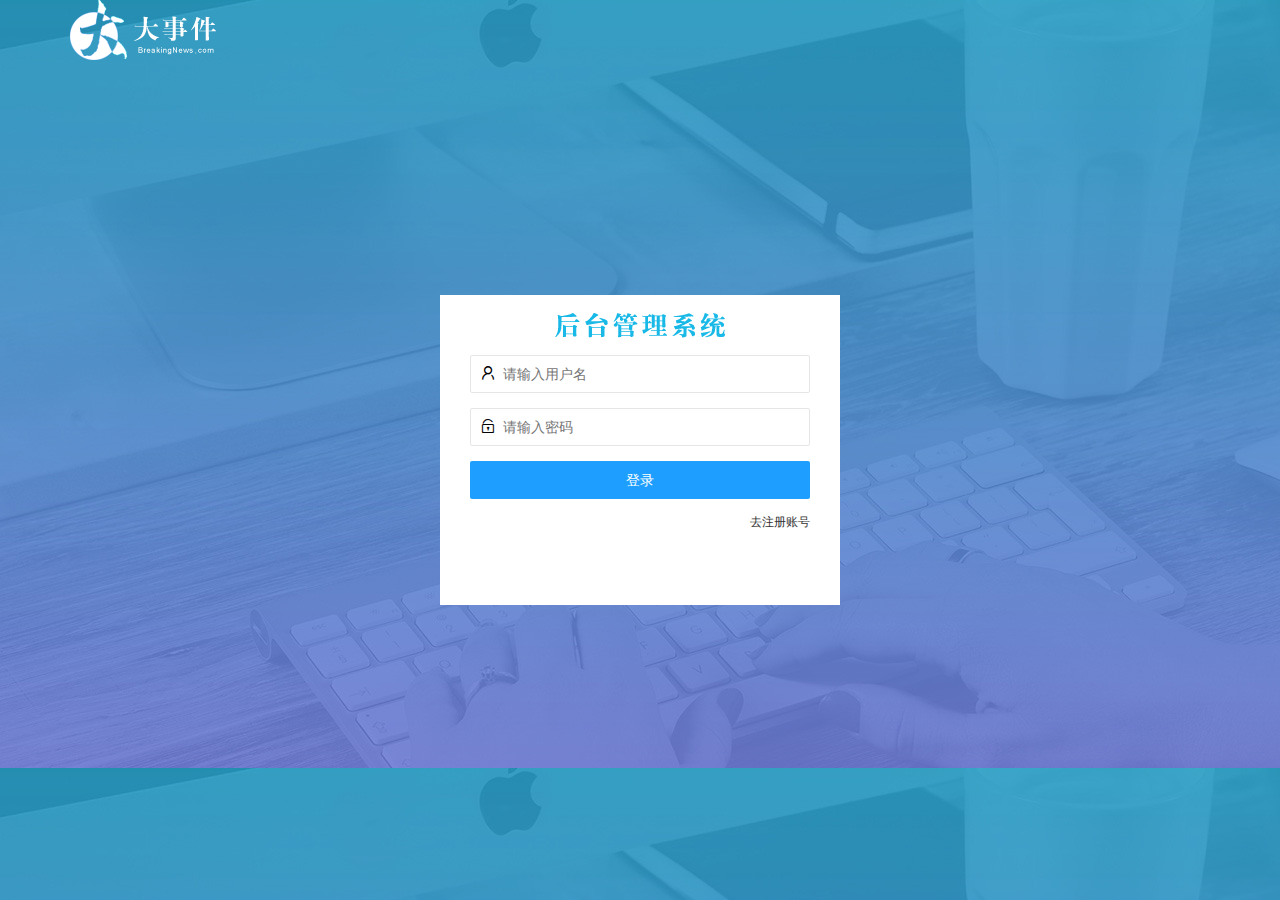
<file: login.html>
<!DOCTYPE html>
<html lang="en">
<head>
    <meta charset="UTF-8">
    <meta http-equiv="X-UA-Compatible" content="IE=edge">
    <meta name="viewport" content="width=device-width, initial-scale=1.0">
    <title>大事件-登录/注册</title>

    <!-- 导入Layui样式 -->
    <link rel="stylesheet" href="./assets/lib/layui/css/layui.css">
     <!-- 导入自己的样式 -->
     <link rel="stylesheet" href="./assets/css/login.css">
</head>
<body>
    <!-- 头部的logo区域 -->
    <div class="layui-main">
        <!-- layui-main	用于设置版心居中-->
        <!-- ？？?为啥可以设置图片居中， div没有设置宽度，又怎么跟1140宽度搭配对应，然后使图片居中? -->
        <!-- 理解为：添加了这个类，则div盒子就会版心据中，就会导致图片也是版心居中 -->
        <!-- 可以用定位吗，子绝父相? -->
        <img src="assets/images/logo.png" alt="" />
    </div>



    <!-- 登录注册区域 -->
    <div class="loginAndReg">
        <div class="title-box">
        </div>
            <!-- 登录的div -->
            <div class="login-box">
                <!-- 登录的表单 -->
                <form class="layui-form" action="" id="form_login">


                    <!-- 用户名 -->
                    <div class="layui-form-item">
                        <i class="layui-icon layui-icon-username"></i>
                        <input type="text" name="username" required  lay-verify="required" placeholder="请输入用户名" autocomplete="off" class="layui-input">
                    </div>


                    <!-- 密码 -->
                    <div class="layui-form-item">
                        <i class="layui-icon layui-icon-password"></i>
                        <input type="password" name="password" required  lay-verify="required|pwd" placeholder="请输入密码" autocomplete="off" class="layui-input">
                    </div>


                    <!-- 用户提交按钮 -->
                    <!-- 提交按钮和普通按钮的区别：提交按钮多了个lay-submit属性 -->
                    <div class="layui-form-item">
                        <button class="layui-btn layui-btn-fluid layui-btn-normal"  lay-submit>登录</button>
                    </div>


                    <!-- 去注册的链接在表单中 -->
                    <div class="layui-form-item links">
                        <!-- 注册的表单 -->
                        <a href="javascript:;" id="link_reg">去注册账号</a>
                    </div>
                </form>
                
            </div>


            <!-- 注册的div -->
            <div class="reg-box" style="display: none;">
                <!-- 注册的表单 -->
                <form class="layui-form"  id="form_reg">


                    <!-- 用户名 -->
                    <div class="layui-form-item">
                        <i class="layui-icon layui-icon-username"></i>
                        <input type="text" name="username" required  lay-verify="required" placeholder="请输入用户名" autocomplete="off" class="layui-input">
                    </div>


                    <!-- 密码 -->
                    <div class="layui-form-item">
                        <i class="layui-icon layui-icon-password"></i>
                        <input type="password" name="password" required  lay-verify="required|pwd" placeholder="请输入密码" autocomplete="off" class="layui-input">
                    </div>
                    <!-- 密码确认框 -->
                    <div class="layui-form-item">
                        <i class="layui-icon layui-icon-password"></i>
                        <input type="password" name="repassword" required  lay-verify="required|pwd|repwd" placeholder="再次确认密码" autocomplete="off" class="layui-input">
                    </div>

                    <!-- 用户提交按钮 -->
                    <!-- 提交按钮和普通按钮的区别：提交按钮多了个lay-submit属性 -->
                    <div class="layui-form-item">
                        <button class="layui-btn layui-btn-fluid layui-btn-normal"  lay-submit>注册</button>
                    </div>


                    <!-- 去登录的链接在表单中 -->
                    <div class="layui-form-item links">
                        <!-- 注册的表单 -->
                        <a href="javascript:;" id="link_login">去登录</a>
                    </div>
                </form>
               
            </div>
       
    </div>






    <!-- 导入Layui中的Js文件 -->
    <script src="assets/lib/layui/layui.all.js"></script>
    <!-- 导入jquery文件 -->
    <script src="assets/lib/jquery.js"></script>
    <!-- 导入自己封装的baseAPI.js文件 -->
    <script src="./assets/js/baseAPI.js"></script>
    <!-- 导入自己的js文件 -->
    <script src="./assets/js/login.js"></script>
</body>
</html>
</file>
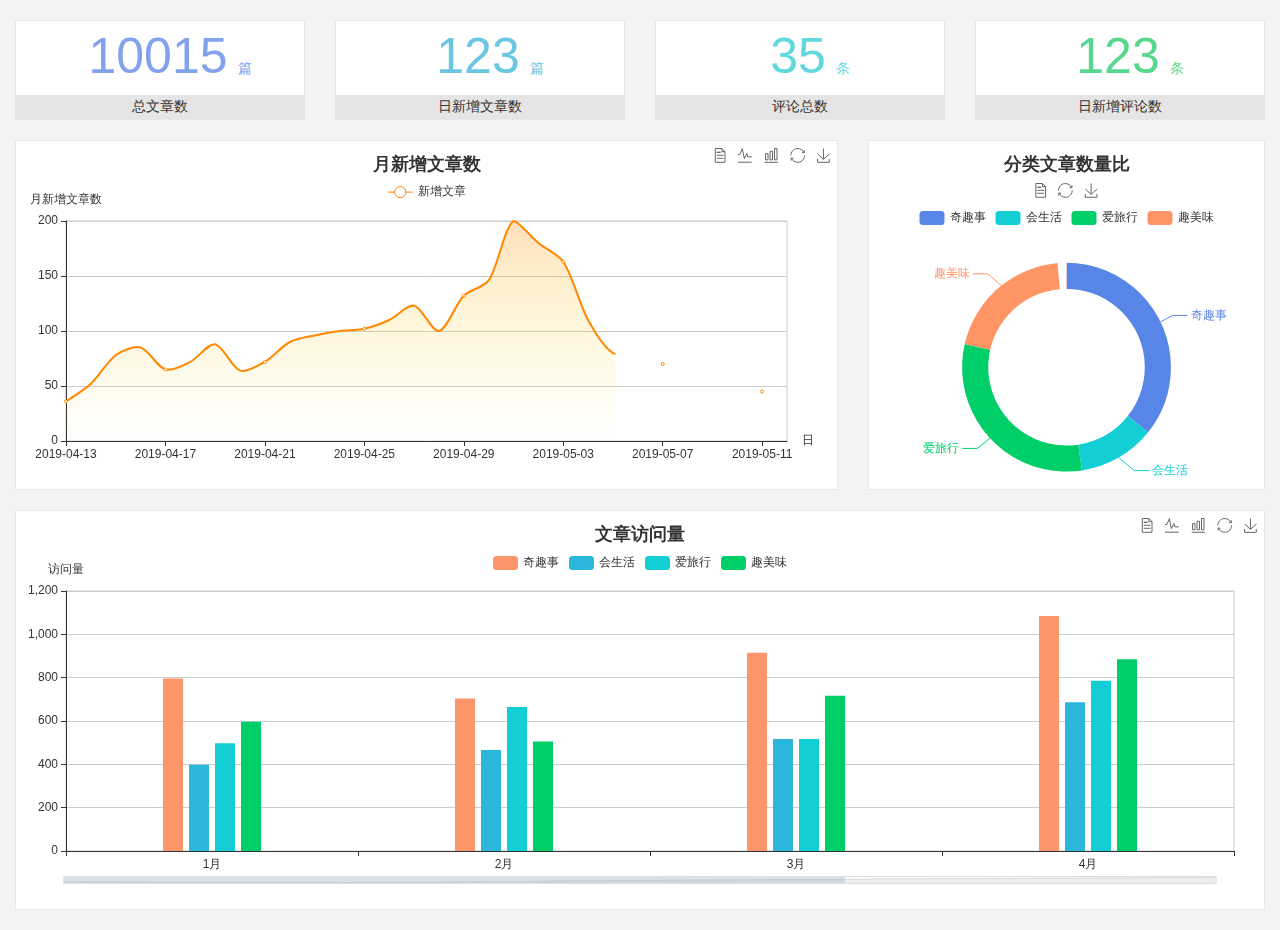
<file: home/dashboard.html>
<!DOCTYPE html>
<html lang="en">

<head>
  <meta charset="UTF-8">
  <meta name="viewport" content="width=device-width, initial-scale=1.0">
  <meta http-equiv="X-UA-Compatible" content="ie=edge">
  <title>图表统计</title>
  <link rel="stylesheet" href="../../assets/lib/bootstrap.css" />
  <link rel="stylesheet" href="../../assets/lib/main.css" />
  <script src="../../assets/lib/jquery.js"></script>
  <script type="text/javascript" src="../../assets/lib/echarts.min.js"></script>
</head>

<body>
  <div class="container-fluid">
    <div class="row spannel_list">
      <div class="col-sm-3 col-xs-6">
        <div class="spannel">
          <em>10015</em><span>篇</span>
          <b>总文章数</b>
        </div>
      </div>
      <div class="col-sm-3 col-xs-6">
        <div class="spannel scolor01">
          <em>123</em><span>篇</span>
          <b>日新增文章数</b>
        </div>
      </div>
      <div class="col-sm-3 col-xs-6">
        <div class="spannel scolor02">
          <em>35</em><span>条</span>
          <b>评论总数</b>
        </div>
      </div>
      <div class="col-sm-3 col-xs-6">
        <div class="spannel scolor03">
          <em>123</em><span>条</span>
          <b>日新增评论数</b>
        </div>
      </div>
    </div>
  </div>

  <div class="container-fluid">
    <div class="row curve-pie">
      <div class="col-lg-8 col-md-8">
        <div class="gragh_pannel" id="curve_show"></div>
      </div>
      <div class="col-lg-4 col-md-4">
        <div class="gragh_pannel" id="pie_show"></div>
      </div>
    </div>
  </div>

  <div class="container-fluid">
    <div class="column_pannel" id="column_show"></div>
  </div>

  <script>
    var oChart = echarts.init(document.getElementById('curve_show'));
    var aList_all = [
      { 'count': 36, 'date': '2019-04-13' },
      { 'count': 52, 'date': '2019-04-14' },
      { 'count': 78, 'date': '2019-04-15' },
      { 'count': 85, 'date': '2019-04-16' },
      { 'count': 65, 'date': '2019-04-17' },
      { 'count': 72, 'date': '2019-04-18' },
      { 'count': 88, 'date': '2019-04-19' },
      { 'count': 64, 'date': '2019-04-20' },
      { 'count': 72, 'date': '2019-04-21' },
      { 'count': 90, 'date': '2019-04-22' },
      { 'count': 96, 'date': '2019-04-23' },
      { 'count': 100, 'date': '2019-04-24' },
      { 'count': 102, 'date': '2019-04-25' },
      { 'count': 110, 'date': '2019-04-26' },
      { 'count': 123, 'date': '2019-04-27' },
      { 'count': 100, 'date': '2019-04-28' },
      { 'count': 132, 'date': '2019-04-29' },
      { 'count': 146, 'date': '2019-04-30' },
      { 'count': 200, 'date': '2019-05-01' },
      { 'count': 180, 'date': '2019-05-02' },
      { 'count': 163, 'date': '2019-05-03' },
      { 'count': 110, 'date': '2019-05-04' },
      { 'count': 80, 'date': '2019-05-05' },
      { 'count': 82, 'date': '2019-05-06' },
      { 'count': 70, 'date': '2019-05-07' },
      { 'count': 65, 'date': '2019-05-08' },
      { 'count': 54, 'date': '2019-05-09' },
      { 'count': 40, 'date': '2019-05-10' },
      { 'count': 45, 'date': '2019-05-11' },
      { 'count': 38, 'date': '2019-05-12' },
    ];

    let aCount = [];
    let aDate = [];

    for (var i = 0; i < aList_all.length; i++) {
      aCount.push(aList_all[i].count);
      aDate.push(aList_all[i].date);
    }

    var chartopt = {
      title: {
        text: '月新增文章数',
        left: 'center',
        top: '10'
      },
      tooltip: {
        trigger: 'axis'
      },
      legend: {
        data: ['新增文章'],
        top: '40'
      },
      toolbox: {
        show: true,
        feature: {
          mark: { show: true },
          dataView: { show: true, readOnly: false },
          magicType: { show: true, type: ['line', 'bar'] },
          restore: { show: true },
          saveAsImage: { show: true }
        }
      },
      calculable: true,
      xAxis: [
        {
          name: '日',
          type: 'category',
          boundaryGap: false,
          data: aDate
        }
      ],
      yAxis: [
        {
          name: '月新增文章数',
          type: 'value'
        }
      ],
      series: [
        {
          name: '新增文章',
          type: 'line',
          smooth: true,
          itemStyle: { normal: { areaStyle: { type: 'default' }, color: '#f80' }, lineStyle: { color: '#f80' } },
          data: aCount
        }],
      areaStyle: {
        normal: {
          color: new echarts.graphic.LinearGradient(0, 0, 0, 1, [{
            offset: 0,
            color: 'rgba(255,136,0,0.39)'
          }, {
            offset: .34,
            color: 'rgba(255,180,0,0.25)'
          }, {
            offset: 1,
            color: 'rgba(255,222,0,0.00)'
          }])

        }
      },
      grid: {
        show: true,
        x: 50,
        x2: 50,
        y: 80,
        height: 220
      }
    };

    oChart.setOption(chartopt);


    var oPie = echarts.init(document.getElementById('pie_show'));
    var oPieopt =
    {
      title: {
        top: 10,
        text: '分类文章数量比',
        x: 'center'
      },
      tooltip: {
        trigger: 'item',
        formatter: "{a} <br/>{b} : {c} ({d}%)"
      },
      color: ['#5885e8', '#13cfd5', '#00ce68', '#ff9565'],
      legend: {
        x: 'center',
        top: 65,
        data: ['奇趣事', '会生活', '爱旅行', '趣美味']
      },
      toolbox: {
        show: true,
        x: 'center',
        top: 35,
        feature: {
          mark: { show: true },
          dataView: { show: true, readOnly: false },
          magicType: {
            show: true,
            type: ['pie', 'funnel'],
            option: {
              funnel: {
                x: '25%',
                width: '50%',
                funnelAlign: 'left',
                max: 1548
              }
            }
          },
          restore: { show: true },
          saveAsImage: { show: true }
        }
      },
      calculable: true,
      series: [
        {
          name: '访问来源',
          type: 'pie',
          radius: ['45%', '60%'],
          center: ['50%', '65%'],
          data: [
            { value: 300, name: '奇趣事' },
            { value: 100, name: '会生活' },
            { value: 260, name: '爱旅行' },
            { value: 180, name: '趣美味' }
          ]
        }
      ]
    };
    oPie.setOption(oPieopt);



    var oColumn = this.echarts.init(document.getElementById('column_show'));
    var oColumnopt =
    {
      title: {
        text: '文章访问量',
        left: 'center',
        top: '10'
      },
      tooltip: {
        trigger: 'axis'
      },
      legend: {
        data: ['奇趣事', '会生活', '爱旅行', '趣美味'],
        top: '40'
      },
      toolbox: {
        show: true,
        feature: {
          mark: { show: true },
          dataView: { show: true, readOnly: false },
          magicType: { show: true, type: ['line', 'bar'] },
          restore: { show: true },
          saveAsImage: { show: true }
        }
      },
      calculable: true,
      xAxis: [
        {
          type: 'category',
          data: ['1月', '2月', '3月', '4月', '5月']
        }
      ],
      yAxis: [
        {
          name: '访问量',
          type: 'value'
        }
      ],
      series: [
        {
          name: '奇趣事',
          type: 'bar',
          barWidth: 20,
          itemStyle: {
            normal: { areaStyle: { type: 'default' }, color: '#fd956a' }
          },
          data: [800, 708, 920, 1090, 1200]
        },
        {
          name: '会生活',
          type: 'bar',
          barWidth: 20,
          itemStyle: {
            normal: { areaStyle: { type: 'default' }, color: '#2bb6db' }
          },
          data: [400, 468, 520, 690, 800]
        },
        {
          name: '爱旅行',
          type: 'bar',
          barWidth: 20,
          itemStyle: {
            normal: { areaStyle: { type: 'default' }, color: '#13cfd5' }
          },
          data: [500, 668, 520, 790, 900]
        },
        {
          name: '趣美味',
          type: 'bar',
          barWidth: 20,
          itemStyle: {
            normal: { areaStyle: { type: 'default' }, color: '#00ce68' }
          },
          data: [600, 508, 720, 890, 1000]
        }
      ],
      grid: {
        show: true,
        x: 50,
        x2: 30,
        y: 80,
        height: 260
      },
      dataZoom: [//给x轴设置滚动条
        {
          start: 0,//默认为0
          end: 100 - 1000 / 31,//默认为100
          type: 'slider',
          show: true,
          xAxisIndex: [0],
          handleSize: 0,//滑动条的 左右2个滑动条的大小
          height: 8,//组件高度
          left: 45, //左边的距离
          right: 50,//右边的距离
          bottom: 26,//右边的距离
          handleColor: '#ddd',//h滑动图标的颜色
          handleStyle: {
            borderColor: "#cacaca",
            borderWidth: "1",
            shadowBlur: 2,
            background: "#ddd",
            shadowColor: "#ddd",
          }
        }]
    };
    oColumn.setOption(oColumnopt);
  </script>
</body>

</html>
</file>
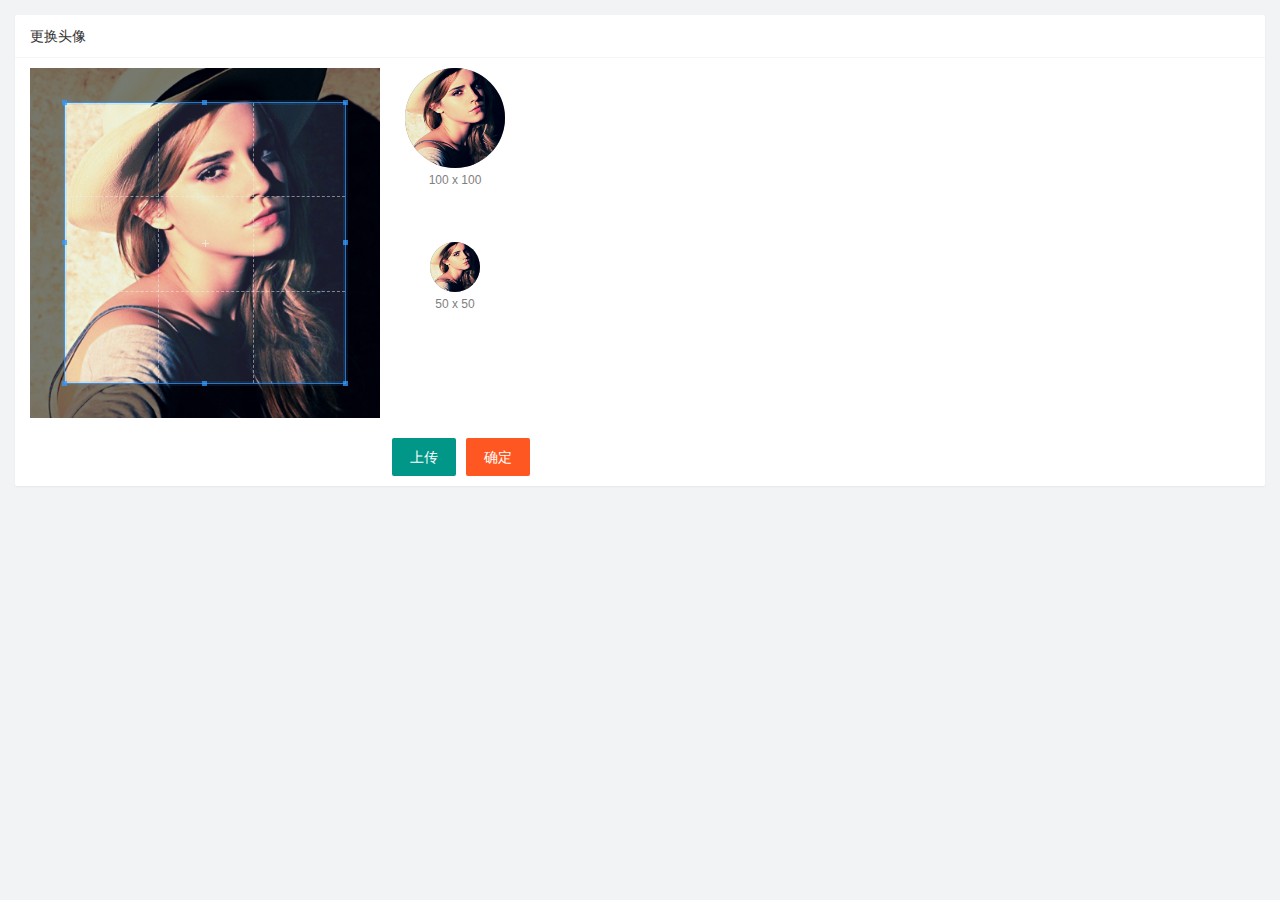
<file: user/user_avatar.html>
<!DOCTYPE html>
<html lang="en">
<head>
    <meta charset="UTF-8">
    <meta http-equiv="X-UA-Compatible" content="IE=edge">
    <meta name="viewport" content="width=device-width, initial-scale=1.0">
    <title>Document</title>
    <link rel="stylesheet" href="../assets/lib/layui/css/layui.css">
    <link rel="stylesheet" href="../assets/css/user/user_avatar.css">
    <link rel="stylesheet" href="../assets/lib/cropper/cropper.css" />
    <link rel="stylesheet" href="../assets/css/user/user_avatar.css">
</head>
<body>
    <!-- 卡片区域 -->
    <div class="layui-card">
        <div class="layui-card-header">更换头像</div>
        <div class="layui-card-body">
           <!-- 第一行的图片裁剪和预览区域 -->
  <div class="row1">
    <!-- 图片裁剪区域 -->
    <div class="cropper-box">
      <!-- 这个 img 标签很重要，将来会把它初始化为裁剪区域 -->
      <img id="image" src="/assets/images/sample.jpg" />
    </div>
    <!-- 图片的预览区域 -->
    <div class="preview-box">
      <div>
        <!-- 宽高为 100px 的预览区域 -->
        <div class="img-preview w100"></div>
        <p class="size">100 x 100</p>
      </div>
      <div>
        <!-- 宽高为 50px 的预览区域 -->
        <div class="img-preview w50"></div>
        <p class="size">50 x 50</p>
      </div>
    </div>
  </div>

  <!-- 第二行的按钮区域 -->
  <div class="row2">
    <!-- 属性accept可以指定哪类型的文件上传 -->
    <input type="file" id="file" accept="image/jpg,image/png">
    <button type="button" class="layui-btn" id="btnImage">上传</button>
    <button type="button" class="layui-btn layui-btn-danger" id="btnUpload">确定</button>
  </div>
        </div>
      </div>

      <script src="../assets/lib/layui/layui.all.js"></script>
      <script src="../assets/lib/jquery.js"></script>
      <script src="../assets/lib/cropper/Cropper.js"></script>
      <script src="../assets/lib/cropper/jquery-cropper.js"></script>
      <script src="../assets/js/baseAPI.js"></script>
      <script src="../assets/js/user/user_avatar.js"></script>
</body>
</html>
</file>
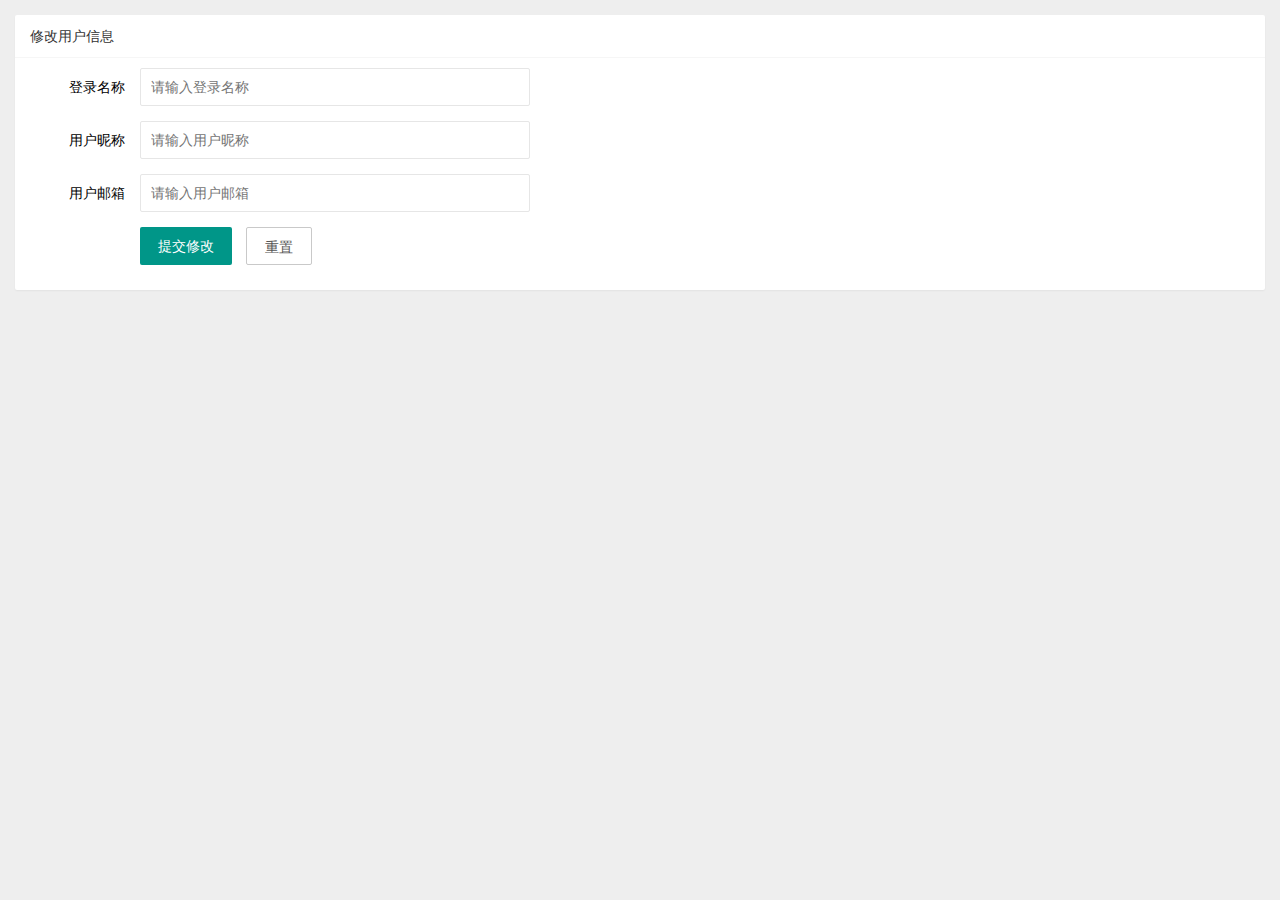
<file: user/user_info.html>
<!DOCTYPE html>
<html lang="en">
<head>
    <meta charset="UTF-8">
    <meta http-equiv="X-UA-Compatible" content="IE=edge">
    <meta name="viewport" content="width=device-width, initial-scale=1.0">
    <title>Document</title>
    <!-- 导入layui样式 -->
    <link rel="stylesheet" href="../assets/lib/layui/css/layui.css">
    <!-- 导入自己的css样式 -->
    <link rel="stylesheet" href="../assets/css/user/user_info.css">
</head>
<body>
    <!-- 卡片面板 -->
    <div class="layui-card">
        <div class="layui-card-header">修改用户信息</div>
        <div class="layui-card-body">
            <!-- 表单区域 -->
            <form class="layui-form" lay-filter="formUserInfo">
                <!--隐藏域 -->
                <input type="hidden" name="id" value="">
                <div class="layui-form-item">
                  <label class="layui-form-label">登录名称</label>
                  <div class="layui-input-block">
                    <input type="text" name="username" required  lay-verify="required" placeholder="请输入登录名称" autocomplete="off" class="layui-input" readonly>
                  </div>
                </div>
                <div class="layui-form-item">
                    <label class="layui-form-label">用户昵称</label>
                    <div class="layui-input-block">
                      <input type="text" name="nickname" required  lay-verify="required|nickname" placeholder="请输入用户昵称" autocomplete="off" class="layui-input">
                    </div>
                  </div>
                  <div class="layui-form-item">
                    <label class="layui-form-label">用户邮箱</label>
                    <div class="layui-input-block">
                      <input type="text" name="email" required  lay-verify="required|email" placeholder="请输入用户邮箱" autocomplete="off" class="layui-input">
                    </div>
                  </div>
                  <div class="layui-form-item">
                    <div class="layui-input-block">
                      <button class="layui-btn" lay-submit lay-filter="formDemo">提交修改</button>
                      <button type="reset" class="layui-btn layui-btn-primary" id="btnReset">重置</button>
                    </div>
                  </div>
            </form>
        </div>
      </div>
      <!-- 导入layui.js -->
      <script src="../assets/lib/layui/layui.all.js"></script>

      <!-- 导入jquery.js文件 -->
      <script src="../assets/lib/jquery.js"></script>
            <!-- 导入baseAPI.js文件 -->
            <script src="../assets/js/baseAPI.js"></script>
      <!-- 导入自己的js文件 -->
      <script src="../assets/js/user/user_info.js"></script>

</body>
</html>
</file>
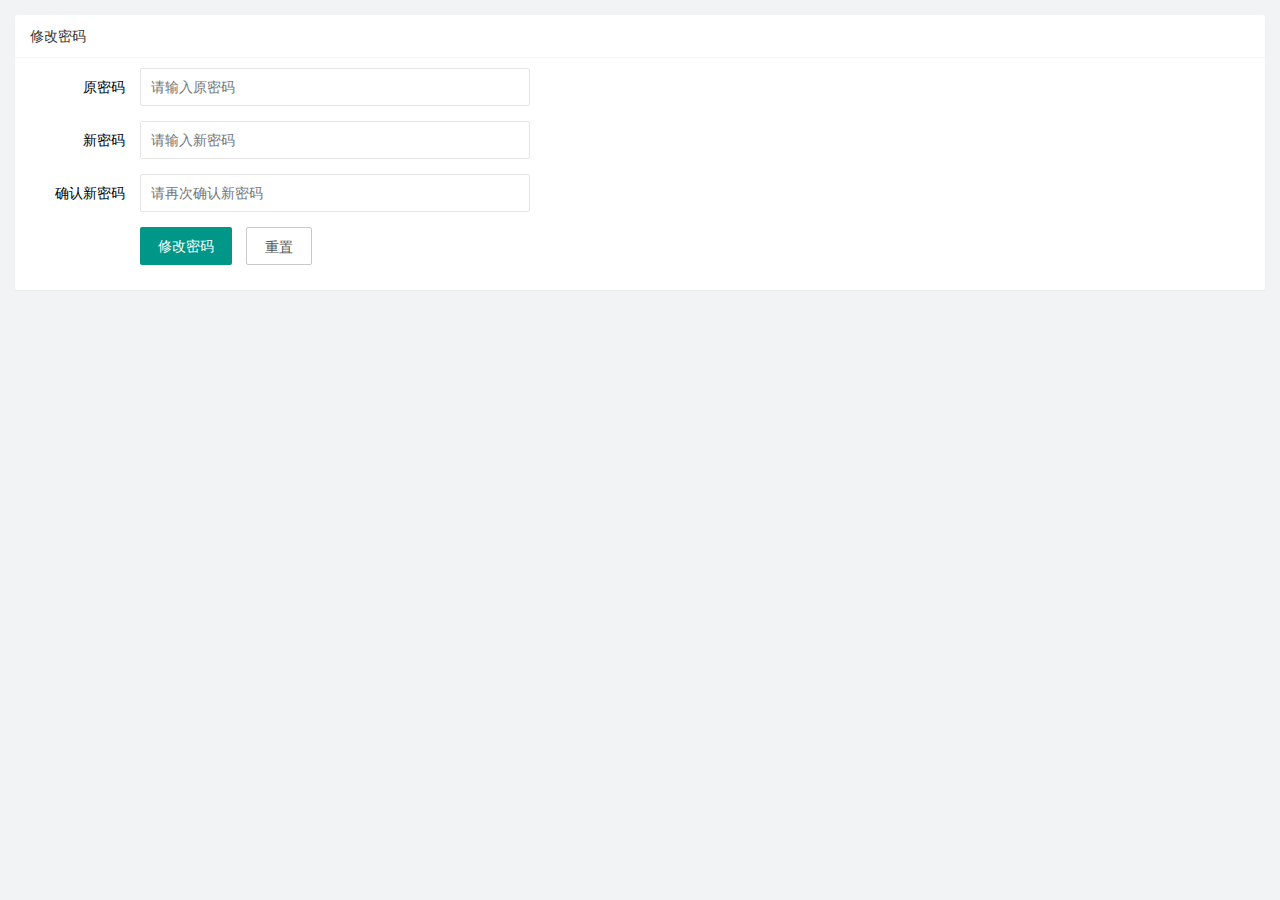
<file: user/user_pwd.html>
<!DOCTYPE html>
<html lang="en">
<head>
    <meta charset="UTF-8">
    <meta http-equiv="X-UA-Compatible" content="IE=edge">
    <meta name="viewport" content="width=device-width, initial-scale=1.0">
    <title>Document</title>
    <link rel="stylesheet" href="../assets/lib/layui/css/layui.css">
    <link rel="stylesheet" href="../assets/css/user/user_pwd.css">
</head>
<body>
    <!-- 卡片区域 -->
    <div class="layui-card">
        <div class="layui-card-header">修改密码</div>
        <div class="layui-card-body">
            <form class="layui-form" >
                <div class="layui-form-item">
                  <label class="layui-form-label">原密码</label>
                  <div class="layui-input-block">
                    <input type="password" name="oldPwd" required  lay-verify="required|pwd" placeholder="请输入原密码" autocomplete="off" class="layui-input">
                  </div>
                </div>
                <div class="layui-form-item">
                    <label class="layui-form-label">新密码</label>
                    <div class="layui-input-block">
                      <input type="password" name="newPwd" required  lay-verify="required|pwd|samePwd" placeholder="请输入新密码" autocomplete="off" class="layui-input">
                    </div>
                  </div>
                  <div class="layui-form-item">
                    <label class="layui-form-label">确认新密码</label>
                    <div class="layui-input-block">
                      <input type="password" name="rePwd" required  lay-verify="required|pwd|rePwd" placeholder="请再次确认新密码" autocomplete="off" class="layui-input">
                    </div>
                  </div>
                  <div class="layui-form-item">
                    <div class="layui-input-block">
                      <button class="layui-btn" lay-submit lay-filter="formDemo">修改密码</button>
                      <button type="reset" class="layui-btn layui-btn-primary">重置</button>
                    </div>
                  </div>
            </form>
        </div>
      </div>

      <!-- 导入layui.js -->
      <script src="../assets/lib/layui/layui.all.js"></script>
      <!-- 导入jquery.js -->
      <script src="../assets/lib/jquery.js"></script>
      <!-- 导入baseAPI.js -->
      <script src="../assets/js/baseAPI.js"></script>
      <!-- 导入自己的js文件 -->
      <script src="../assets/js/user/user_pwd.js"></script>
</body>
</html>
</file>
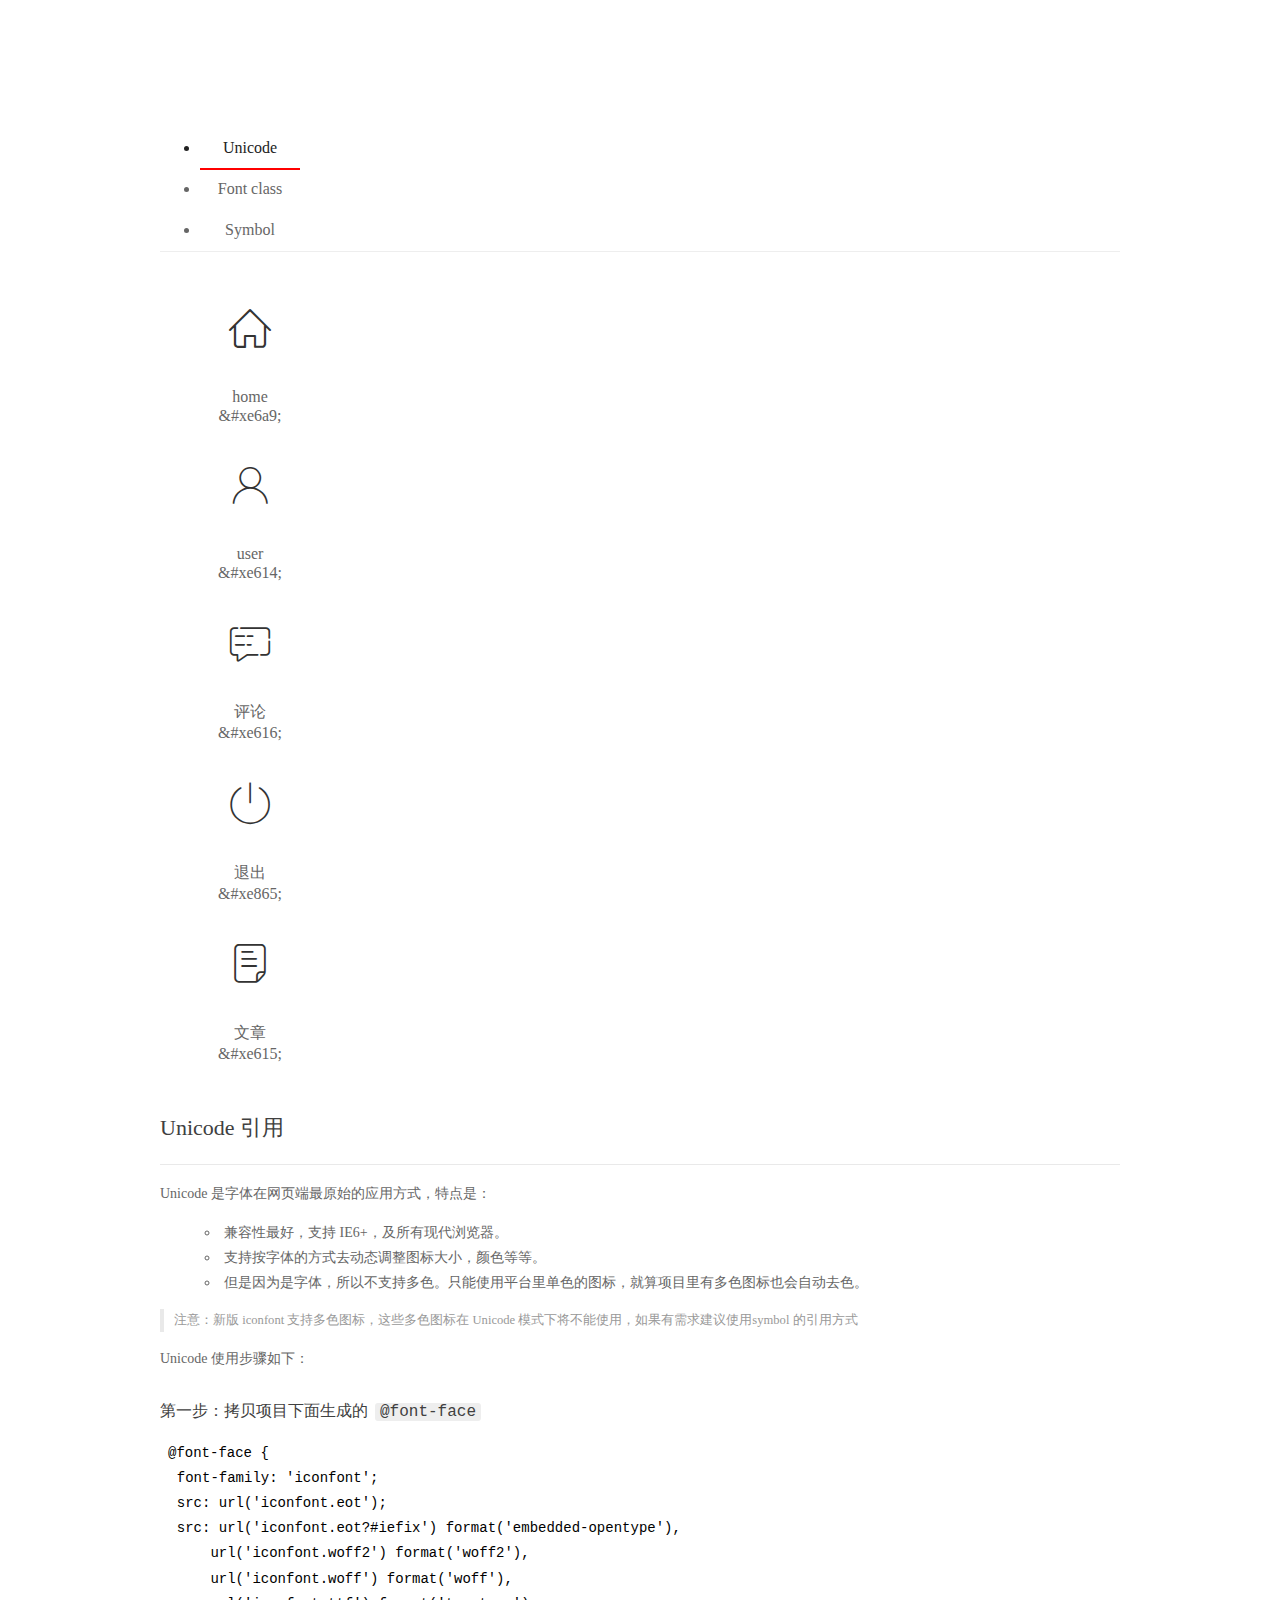
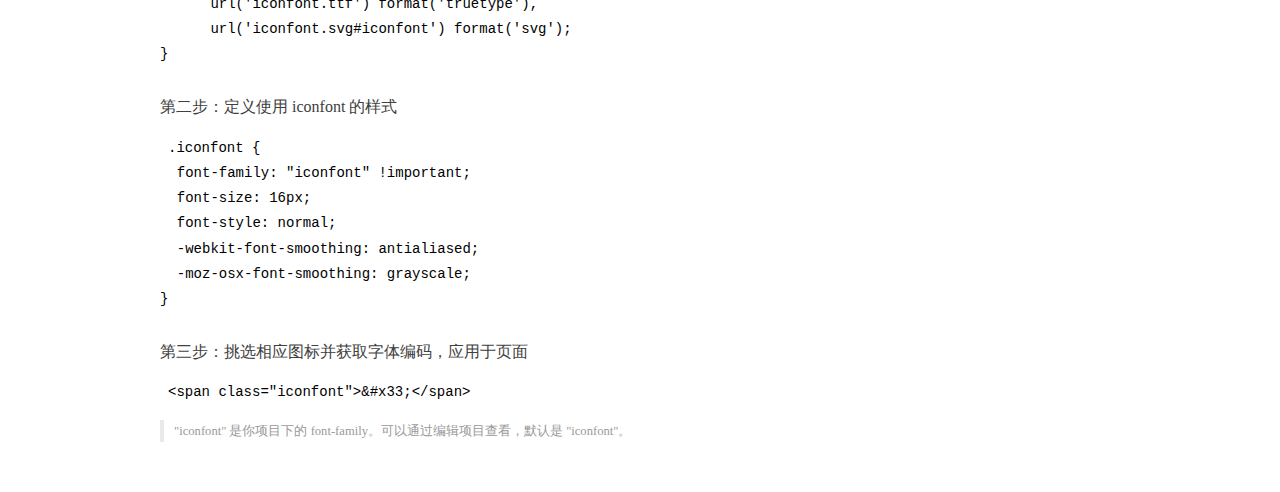
<file: assets/fonts/demo_index.html>
<!DOCTYPE html>
<html>
<head>
  <meta charset="utf-8"/>
  <title>IconFont Demo</title>
  <link rel="shortcut icon" href="https://gtms04.alicdn.com/tps/i4/TB1_oz6GVXXXXaFXpXXJDFnIXXX-64-64.ico" type="image/x-icon"/>
  <link rel="stylesheet" href="https://g.alicdn.com/thx/cube/1.3.2/cube.min.css">
  <link rel="stylesheet" href="demo.css">
  <link rel="stylesheet" href="iconfont.css">
  <script src="iconfont.js"></script>
  <!-- jQuery -->
  <script src="https://a1.alicdn.com/oss/uploads/2018/12/26/7bfddb60-08e8-11e9-9b04-53e73bb6408b.js"></script>
  <!-- 代码高亮 -->
  <script src="https://a1.alicdn.com/oss/uploads/2018/12/26/a3f714d0-08e6-11e9-8a15-ebf944d7534c.js"></script>
</head>
<body>
  <div class="main">
    <h1 class="logo"><a href="https://www.iconfont.cn/" title="iconfont 首页" target="_blank">&#xe86b;</a></h1>
    <div class="nav-tabs">
      <ul id="tabs" class="dib-box">
        <li class="dib active"><span>Unicode</span></li>
        <li class="dib"><span>Font class</span></li>
        <li class="dib"><span>Symbol</span></li>
      </ul>
      
    </div>
    <div class="tab-container">
      <div class="content unicode" style="display: block;">
          <ul class="icon_lists dib-box">
          
            <li class="dib">
              <span class="icon iconfont">&#xe6a9;</span>
                <div class="name">home</div>
                <div class="code-name">&amp;#xe6a9;</div>
              </li>
          
            <li class="dib">
              <span class="icon iconfont">&#xe614;</span>
                <div class="name">user</div>
                <div class="code-name">&amp;#xe614;</div>
              </li>
          
            <li class="dib">
              <span class="icon iconfont">&#xe616;</span>
                <div class="name">评论</div>
                <div class="code-name">&amp;#xe616;</div>
              </li>
          
            <li class="dib">
              <span class="icon iconfont">&#xe865;</span>
                <div class="name">退出</div>
                <div class="code-name">&amp;#xe865;</div>
              </li>
          
            <li class="dib">
              <span class="icon iconfont">&#xe615;</span>
                <div class="name">文章</div>
                <div class="code-name">&amp;#xe615;</div>
              </li>
          
          </ul>
          <div class="article markdown">
          <h2 id="unicode-">Unicode 引用</h2>
          <hr>

          <p>Unicode 是字体在网页端最原始的应用方式，特点是：</p>
          <ul>
            <li>兼容性最好，支持 IE6+，及所有现代浏览器。</li>
            <li>支持按字体的方式去动态调整图标大小，颜色等等。</li>
            <li>但是因为是字体，所以不支持多色。只能使用平台里单色的图标，就算项目里有多色图标也会自动去色。</li>
          </ul>
          <blockquote>
            <p>注意：新版 iconfont 支持多色图标，这些多色图标在 Unicode 模式下将不能使用，如果有需求建议使用symbol 的引用方式</p>
          </blockquote>
          <p>Unicode 使用步骤如下：</p>
          <h3 id="-font-face">第一步：拷贝项目下面生成的 <code>@font-face</code></h3>
<pre><code class="language-css"
>@font-face {
  font-family: 'iconfont';
  src: url('iconfont.eot');
  src: url('iconfont.eot?#iefix') format('embedded-opentype'),
      url('iconfont.woff2') format('woff2'),
      url('iconfont.woff') format('woff'),
      url('iconfont.ttf') format('truetype'),
      url('iconfont.svg#iconfont') format('svg');
}
</code></pre>
          <h3 id="-iconfont-">第二步：定义使用 iconfont 的样式</h3>
<pre><code class="language-css"
>.iconfont {
  font-family: "iconfont" !important;
  font-size: 16px;
  font-style: normal;
  -webkit-font-smoothing: antialiased;
  -moz-osx-font-smoothing: grayscale;
}
</code></pre>
          <h3 id="-">第三步：挑选相应图标并获取字体编码，应用于页面</h3>
<pre>
<code class="language-html"
>&lt;span class="iconfont"&gt;&amp;#x33;&lt;/span&gt;
</code></pre>
          <blockquote>
            <p>"iconfont" 是你项目下的 font-family。可以通过编辑项目查看，默认是 "iconfont"。</p>
          </blockquote>
          </div>
      </div>
      <div class="content font-class">
        <ul class="icon_lists dib-box">
          
          <li class="dib">
            <span class="icon iconfont icon-home"></span>
            <div class="name">
              home
            </div>
            <div class="code-name">.icon-home
            </div>
          </li>
          
          <li class="dib">
            <span class="icon iconfont icon-user"></span>
            <div class="name">
              user
            </div>
            <div class="code-name">.icon-user
            </div>
          </li>
          
          <li class="dib">
            <span class="icon iconfont icon-pinglun"></span>
            <div class="name">
              评论
            </div>
            <div class="code-name">.icon-pinglun
            </div>
          </li>
          
          <li class="dib">
            <span class="icon iconfont icon-tuichu"></span>
            <div class="name">
              退出
            </div>
            <div class="code-name">.icon-tuichu
            </div>
          </li>
          
          <li class="dib">
            <span class="icon iconfont icon-16"></span>
            <div class="name">
              文章
            </div>
            <div class="code-name">.icon-16
            </div>
          </li>
          
        </ul>
        <div class="article markdown">
        <h2 id="font-class-">font-class 引用</h2>
        <hr>

        <p>font-class 是 Unicode 使用方式的一种变种，主要是解决 Unicode 书写不直观，语意不明确的问题。</p>
        <p>与 Unicode 使用方式相比，具有如下特点：</p>
        <ul>
          <li>兼容性良好，支持 IE8+，及所有现代浏览器。</li>
          <li>相比于 Unicode 语意明确，书写更直观。可以很容易分辨这个 icon 是什么。</li>
          <li>因为使用 class 来定义图标，所以当要替换图标时，只需要修改 class 里面的 Unicode 引用。</li>
          <li>不过因为本质上还是使用的字体，所以多色图标还是不支持的。</li>
        </ul>
        <p>使用步骤如下：</p>
        <h3 id="-fontclass-">第一步：引入项目下面生成的 fontclass 代码：</h3>
<pre><code class="language-html">&lt;link rel="stylesheet" href="./iconfont.css"&gt;
</code></pre>
        <h3 id="-">第二步：挑选相应图标并获取类名，应用于页面：</h3>
<pre><code class="language-html">&lt;span class="iconfont icon-xxx"&gt;&lt;/span&gt;
</code></pre>
        <blockquote>
          <p>"
            iconfont" 是你项目下的 font-family。可以通过编辑项目查看，默认是 "iconfont"。</p>
        </blockquote>
      </div>
      </div>
      <div class="content symbol">
          <ul class="icon_lists dib-box">
          
            <li class="dib">
                <svg class="icon svg-icon" aria-hidden="true">
                  <use xlink:href="#icon-home"></use>
                </svg>
                <div class="name">home</div>
                <div class="code-name">#icon-home</div>
            </li>
          
            <li class="dib">
                <svg class="icon svg-icon" aria-hidden="true">
                  <use xlink:href="#icon-user"></use>
                </svg>
                <div class="name">user</div>
                <div class="code-name">#icon-user</div>
            </li>
          
            <li class="dib">
                <svg class="icon svg-icon" aria-hidden="true">
                  <use xlink:href="#icon-pinglun"></use>
                </svg>
                <div class="name">评论</div>
                <div class="code-name">#icon-pinglun</div>
            </li>
          
            <li class="dib">
                <svg class="icon svg-icon" aria-hidden="true">
                  <use xlink:href="#icon-tuichu"></use>
                </svg>
                <div class="name">退出</div>
                <div class="code-name">#icon-tuichu</div>
            </li>
          
            <li class="dib">
                <svg class="icon svg-icon" aria-hidden="true">
                  <use xlink:href="#icon-16"></use>
                </svg>
                <div class="name">文章</div>
                <div class="code-name">#icon-16</div>
            </li>
          
          </ul>
          <div class="article markdown">
          <h2 id="symbol-">Symbol 引用</h2>
          <hr>

          <p>这是一种全新的使用方式，应该说这才是未来的主流，也是平台目前推荐的用法。相关介绍可以参考这篇<a href="">文章</a>
            这种用法其实是做了一个 SVG 的集合，与另外两种相比具有如下特点：</p>
          <ul>
            <li>支持多色图标了，不再受单色限制。</li>
            <li>通过一些技巧，支持像字体那样，通过 <code>font-size</code>, <code>color</code> 来调整样式。</li>
            <li>兼容性较差，支持 IE9+，及现代浏览器。</li>
            <li>浏览器渲染 SVG 的性能一般，还不如 png。</li>
          </ul>
          <p>使用步骤如下：</p>
          <h3 id="-symbol-">第一步：引入项目下面生成的 symbol 代码：</h3>
<pre><code class="language-html">&lt;script src="./iconfont.js"&gt;&lt;/script&gt;
</code></pre>
          <h3 id="-css-">第二步：加入通用 CSS 代码（引入一次就行）：</h3>
<pre><code class="language-html">&lt;style&gt;
.icon {
  width: 1em;
  height: 1em;
  vertical-align: -0.15em;
  fill: currentColor;
  overflow: hidden;
}
&lt;/style&gt;
</code></pre>
          <h3 id="-">第三步：挑选相应图标并获取类名，应用于页面：</h3>
<pre><code class="language-html">&lt;svg class="icon" aria-hidden="true"&gt;
  &lt;use xlink:href="#icon-xxx"&gt;&lt;/use&gt;
&lt;/svg&gt;
</code></pre>
          </div>
      </div>

    </div>
  </div>
  <script>
  $(document).ready(function () {
      $('.tab-container .content:first').show()

      $('#tabs li').click(function (e) {
        var tabContent = $('.tab-container .content')
        var index = $(this).index()

        if ($(this).hasClass('active')) {
          return
        } else {
          $('#tabs li').removeClass('active')
          $(this).addClass('active')

          tabContent.hide().eq(index).fadeIn()
        }
      })
    })
  </script>
</body>
</html>
</file>
<file: assets/lib/layui/css/layui.css>
/** layui-v2.5.5 MIT License By https://www.layui.com */
 .layui-inline,img{display:inline-block;vertical-align:middle}h1,h2,h3,h4,h5,h6{font-weight:400}.layui-edge,.layui-header,.layui-inline,.layui-main{position:relative}.layui-body,.layui-edge,.layui-elip{overflow:hidden}.layui-btn,.layui-edge,.layui-inline,img{vertical-align:middle}.layui-btn,.layui-disabled,.layui-icon,.layui-unselect{-moz-user-select:none;-webkit-user-select:none;-ms-user-select:none}.layui-elip,.layui-form-checkbox span,.layui-form-pane .layui-form-label{text-overflow:ellipsis;white-space:nowrap}.layui-breadcrumb,.layui-tree-btnGroup{visibility:hidden}blockquote,body,button,dd,div,dl,dt,form,h1,h2,h3,h4,h5,h6,input,li,ol,p,pre,td,textarea,th,ul{margin:0;padding:0;-webkit-tap-highlight-color:rgba(0,0,0,0)}a:active,a:hover{outline:0}img{border:none}li{list-style:none}table{border-collapse:collapse;border-spacing:0}h4,h5,h6{font-size:100%}button,input,optgroup,option,select,textarea{font-family:inherit;font-size:inherit;font-style:inherit;font-weight:inherit;outline:0}pre{white-space:pre-wrap;white-space:-moz-pre-wrap;white-space:-pre-wrap;white-space:-o-pre-wrap;word-wrap:break-word}body{line-height:24px;font:14px Helvetica Neue,Helvetica,PingFang SC,Tahoma,Arial,sans-serif}hr{height:1px;margin:10px 0;border:0;clear:both}a{color:#333;text-decoration:none}a:hover{color:#777}a cite{font-style:normal;*cursor:pointer}.layui-border-box,.layui-border-box *{box-sizing:border-box}.layui-box,.layui-box *{box-sizing:content-box}.layui-clear{clear:both;*zoom:1}.layui-clear:after{content:'\20';clear:both;*zoom:1;display:block;height:0}.layui-inline{*display:inline;*zoom:1}.layui-edge{display:inline-block;width:0;height:0;border-width:6px;border-style:dashed;border-color:transparent}.layui-edge-top{top:-4px;border-bottom-color:#999;border-bottom-style:solid}.layui-edge-right{border-left-color:#999;border-left-style:solid}.layui-edge-bottom{top:2px;border-top-color:#999;border-top-style:solid}.layui-edge-left{border-right-color:#999;border-right-style:solid}.layui-disabled,.layui-disabled:hover{color:#d2d2d2!important;cursor:not-allowed!important}.layui-circle{border-radius:100%}.layui-show{display:block!important}.layui-hide{display:none!important}@font-face{font-family:layui-icon;src:url(../font/iconfont.eot?v=250);src:url(../font/iconfont.eot?v=250#iefix) format('embedded-opentype'),url(../font/iconfont.woff2?v=250) format('woff2'),url(../font/iconfont.woff?v=250) format('woff'),url(../font/iconfont.ttf?v=250) format('truetype'),url(../font/iconfont.svg?v=250#layui-icon) format('svg')}.layui-icon{font-family:layui-icon!important;font-size:16px;font-style:normal;-webkit-font-smoothing:antialiased;-moz-osx-font-smoothing:grayscale}.layui-icon-reply-fill:before{content:"\e611"}.layui-icon-set-fill:before{content:"\e614"}.layui-icon-menu-fill:before{content:"\e60f"}.layui-icon-search:before{content:"\e615"}.layui-icon-share:before{content:"\e641"}.layui-icon-set-sm:before{content:"\e620"}.layui-icon-engine:before{content:"\e628"}.layui-icon-close:before{content:"\1006"}.layui-icon-close-fill:before{content:"\1007"}.layui-icon-chart-screen:before{content:"\e629"}.layui-icon-star:before{content:"\e600"}.layui-icon-circle-dot:before{content:"\e617"}.layui-icon-chat:before{content:"\e606"}.layui-icon-release:before{content:"\e609"}.layui-icon-list:before{content:"\e60a"}.layui-icon-chart:before{content:"\e62c"}.layui-icon-ok-circle:before{content:"\1005"}.layui-icon-layim-theme:before{content:"\e61b"}.layui-icon-table:before{content:"\e62d"}.layui-icon-right:before{content:"\e602"}.layui-icon-left:before{content:"\e603"}.layui-icon-cart-simple:before{content:"\e698"}.layui-icon-face-cry:before{content:"\e69c"}.layui-icon-face-smile:before{content:"\e6af"}.layui-icon-survey:before{content:"\e6b2"}.layui-icon-tree:before{content:"\e62e"}.layui-icon-upload-circle:before{content:"\e62f"}.layui-icon-add-circle:before{content:"\e61f"}.layui-icon-download-circle:before{content:"\e601"}.layui-icon-templeate-1:before{content:"\e630"}.layui-icon-util:before{content:"\e631"}.layui-icon-face-surprised:before{content:"\e664"}.layui-icon-edit:before{content:"\e642"}.layui-icon-speaker:before{content:"\e645"}.layui-icon-down:before{content:"\e61a"}.layui-icon-file:before{content:"\e621"}.layui-icon-layouts:before{content:"\e632"}.layui-icon-rate-half:before{content:"\e6c9"}.layui-icon-add-circle-fine:before{content:"\e608"}.layui-icon-prev-circle:before{content:"\e633"}.layui-icon-read:before{content:"\e705"}.layui-icon-404:before{content:"\e61c"}.layui-icon-carousel:before{content:"\e634"}.layui-icon-help:before{content:"\e607"}.layui-icon-code-circle:before{content:"\e635"}.layui-icon-water:before{content:"\e636"}.layui-icon-username:before{content:"\e66f"}.layui-icon-find-fill:before{content:"\e670"}.layui-icon-about:before{content:"\e60b"}.layui-icon-location:before{content:"\e715"}.layui-icon-up:before{content:"\e619"}.layui-icon-pause:before{content:"\e651"}.layui-icon-date:before{content:"\e637"}.layui-icon-layim-uploadfile:before{content:"\e61d"}.layui-icon-delete:before{content:"\e640"}.layui-icon-play:before{content:"\e652"}.layui-icon-top:before{content:"\e604"}.layui-icon-friends:before{content:"\e612"}.layui-icon-refresh-3:before{content:"\e9aa"}.layui-icon-ok:before{content:"\e605"}.layui-icon-layer:before{content:"\e638"}.layui-icon-face-smile-fine:before{content:"\e60c"}.layui-icon-dollar:before{content:"\e659"}.layui-icon-group:before{content:"\e613"}.layui-icon-layim-download:before{content:"\e61e"}.layui-icon-picture-fine:before{content:"\e60d"}.layui-icon-link:before{content:"\e64c"}.layui-icon-diamond:before{content:"\e735"}.layui-icon-log:before{content:"\e60e"}.layui-icon-rate-solid:before{content:"\e67a"}.layui-icon-fonts-del:before{content:"\e64f"}.layui-icon-unlink:before{content:"\e64d"}.layui-icon-fonts-clear:before{content:"\e639"}.layui-icon-triangle-r:before{content:"\e623"}.layui-icon-circle:before{content:"\e63f"}.layui-icon-radio:before{content:"\e643"}.layui-icon-align-center:before{content:"\e647"}.layui-icon-align-right:before{content:"\e648"}.layui-icon-align-left:before{content:"\e649"}.layui-icon-loading-1:before{content:"\e63e"}.layui-icon-return:before{content:"\e65c"}.layui-icon-fonts-strong:before{content:"\e62b"}.layui-icon-upload:before{content:"\e67c"}.layui-icon-dialogue:before{content:"\e63a"}.layui-icon-video:before{content:"\e6ed"}.layui-icon-headset:before{content:"\e6fc"}.layui-icon-cellphone-fine:before{content:"\e63b"}.layui-icon-add-1:before{content:"\e654"}.layui-icon-face-smile-b:before{content:"\e650"}.layui-icon-fonts-html:before{content:"\e64b"}.layui-icon-form:before{content:"\e63c"}.layui-icon-cart:before{content:"\e657"}.layui-icon-camera-fill:before{content:"\e65d"}.layui-icon-tabs:before{content:"\e62a"}.layui-icon-fonts-code:before{content:"\e64e"}.layui-icon-fire:before{content:"\e756"}.layui-icon-set:before{content:"\e716"}.layui-icon-fonts-u:before{content:"\e646"}.layui-icon-triangle-d:before{content:"\e625"}.layui-icon-tips:before{content:"\e702"}.layui-icon-picture:before{content:"\e64a"}.layui-icon-more-vertical:before{content:"\e671"}.layui-icon-flag:before{content:"\e66c"}.layui-icon-loading:before{content:"\e63d"}.layui-icon-fonts-i:before{content:"\e644"}.layui-icon-refresh-1:before{content:"\e666"}.layui-icon-rmb:before{content:"\e65e"}.layui-icon-home:before{content:"\e68e"}.layui-icon-user:before{content:"\e770"}.layui-icon-notice:before{content:"\e667"}.layui-icon-login-weibo:before{content:"\e675"}.layui-icon-voice:before{content:"\e688"}.layui-icon-upload-drag:before{content:"\e681"}.layui-icon-login-qq:before{content:"\e676"}.layui-icon-snowflake:before{content:"\e6b1"}.layui-icon-file-b:before{content:"\e655"}.layui-icon-template:before{content:"\e663"}.layui-icon-auz:before{content:"\e672"}.layui-icon-console:before{content:"\e665"}.layui-icon-app:before{content:"\e653"}.layui-icon-prev:before{content:"\e65a"}.layui-icon-website:before{content:"\e7ae"}.layui-icon-next:before{content:"\e65b"}.layui-icon-component:before{content:"\e857"}.layui-icon-more:before{content:"\e65f"}.layui-icon-login-wechat:before{content:"\e677"}.layui-icon-shrink-right:before{content:"\e668"}.layui-icon-spread-left:before{content:"\e66b"}.layui-icon-camera:before{content:"\e660"}.layui-icon-note:before{content:"\e66e"}.layui-icon-refresh:before{content:"\e669"}.layui-icon-female:before{content:"\e661"}.layui-icon-male:before{content:"\e662"}.layui-icon-password:before{content:"\e673"}.layui-icon-senior:before{content:"\e674"}.layui-icon-theme:before{content:"\e66a"}.layui-icon-tread:before{content:"\e6c5"}.layui-icon-praise:before{content:"\e6c6"}.layui-icon-star-fill:before{content:"\e658"}.layui-icon-rate:before{content:"\e67b"}.layui-icon-template-1:before{content:"\e656"}.layui-icon-vercode:before{content:"\e679"}.layui-icon-cellphone:before{content:"\e678"}.layui-icon-screen-full:before{content:"\e622"}.layui-icon-screen-restore:before{content:"\e758"}.layui-icon-cols:before{content:"\e610"}.layui-icon-export:before{content:"\e67d"}.layui-icon-print:before{content:"\e66d"}.layui-icon-slider:before{content:"\e714"}.layui-icon-addition:before{content:"\e624"}.layui-icon-subtraction:before{content:"\e67e"}.layui-icon-service:before{content:"\e626"}.layui-icon-transfer:before{content:"\e691"}.layui-main{width:1140px;margin:0 auto}.layui-header{z-index:1000;height:60px}.layui-header a:hover{transition:all .5s;-webkit-transition:all .5s}.layui-side{position:fixed;left:0;top:0;bottom:0;z-index:999;width:200px;overflow-x:hidden}.layui-side-scroll{position:relative;width:220px;height:100%;overflow-x:hidden}.layui-body{position:absolute;left:200px;right:0;top:0;bottom:0;z-index:998;width:auto;overflow-y:auto;box-sizing:border-box}.layui-layout-body{overflow:hidden}.layui-layout-admin .layui-header{background-color:#23262E}.layui-layout-admin .layui-side{top:60px;width:200px;overflow-x:hidden}.layui-layout-admin .layui-body{position:fixed;top:60px;bottom:44px}.layui-layout-admin .layui-main{width:auto;margin:0 15px}.layui-layout-admin .layui-footer{position:fixed;left:200px;right:0;bottom:0;height:44px;line-height:44px;padding:0 15px;background-color:#eee}.layui-layout-admin .layui-logo{position:absolute;left:0;top:0;width:200px;height:100%;line-height:60px;text-align:center;color:#009688;font-size:16px}.layui-layout-admin .layui-header .layui-nav{background:0 0}.layui-layout-left{position:absolute!important;left:200px;top:0}.layui-layout-right{position:absolute!important;right:0;top:0}.layui-container{position:relative;margin:0 auto;padding:0 15px;box-sizing:border-box}.layui-fluid{position:relative;margin:0 auto;padding:0 15px}.layui-row:after,.layui-row:before{content:'';display:block;clear:both}.layui-col-lg1,.layui-col-lg10,.layui-col-lg11,.layui-col-lg12,.layui-col-lg2,.layui-col-lg3,.layui-col-lg4,.layui-col-lg5,.layui-col-lg6,.layui-col-lg7,.layui-col-lg8,.layui-col-lg9,.layui-col-md1,.layui-col-md10,.layui-col-md11,.layui-col-md12,.layui-col-md2,.layui-col-md3,.layui-col-md4,.layui-col-md5,.layui-col-md6,.layui-col-md7,.layui-col-md8,.layui-col-md9,.layui-col-sm1,.layui-col-sm10,.layui-col-sm11,.layui-col-sm12,.layui-col-sm2,.layui-col-sm3,.layui-col-sm4,.layui-col-sm5,.layui-col-sm6,.layui-col-sm7,.layui-col-sm8,.layui-col-sm9,.layui-col-xs1,.layui-col-xs10,.layui-col-xs11,.layui-col-xs12,.layui-col-xs2,.layui-col-xs3,.layui-col-xs4,.layui-col-xs5,.layui-col-xs6,.layui-col-xs7,.layui-col-xs8,.layui-col-xs9{position:relative;display:block;box-sizing:border-box}.layui-col-xs1,.layui-col-xs10,.layui-col-xs11,.layui-col-xs12,.layui-col-xs2,.layui-col-xs3,.layui-col-xs4,.layui-col-xs5,.layui-col-xs6,.layui-col-xs7,.layui-col-xs8,.layui-col-xs9{float:left}.layui-col-xs1{width:8.33333333%}.layui-col-xs2{width:16.66666667%}.layui-col-xs3{width:25%}.layui-col-xs4{width:33.33333333%}.layui-col-xs5{width:41.66666667%}.layui-col-xs6{width:50%}.layui-col-xs7{width:58.33333333%}.layui-col-xs8{width:66.66666667%}.layui-col-xs9{width:75%}.layui-col-xs10{width:83.33333333%}.layui-col-xs11{width:91.66666667%}.layui-col-xs12{width:100%}.layui-col-xs-offset1{margin-left:8.33333333%}.layui-col-xs-offset2{margin-left:16.66666667%}.layui-col-xs-offset3{margin-left:25%}.layui-col-xs-offset4{margin-left:33.33333333%}.layui-col-xs-offset5{margin-left:41.66666667%}.layui-col-xs-offset6{margin-left:50%}.layui-col-xs-offset7{margin-left:58.33333333%}.layui-col-xs-offset8{margin-left:66.66666667%}.layui-col-xs-offset9{margin-left:75%}.layui-col-xs-offset10{margin-left:83.33333333%}.layui-col-xs-offset11{margin-left:91.66666667%}.layui-col-xs-offset12{margin-left:100%}@media screen and (max-width:768px){.layui-hide-xs{display:none!important}.layui-show-xs-block{display:block!important}.layui-show-xs-inline{display:inline!important}.layui-show-xs-inline-block{display:inline-block!important}}@media screen and (min-width:768px){.layui-container{width:750px}.layui-hide-sm{display:none!important}.layui-show-sm-block{display:block!important}.layui-show-sm-inline{display:inline!important}.layui-show-sm-inline-block{display:inline-block!important}.layui-col-sm1,.layui-col-sm10,.layui-col-sm11,.layui-col-sm12,.layui-col-sm2,.layui-col-sm3,.layui-col-sm4,.layui-col-sm5,.layui-col-sm6,.layui-col-sm7,.layui-col-sm8,.layui-col-sm9{float:left}.layui-col-sm1{width:8.33333333%}.layui-col-sm2{width:16.66666667%}.layui-col-sm3{width:25%}.layui-col-sm4{width:33.33333333%}.layui-col-sm5{width:41.66666667%}.layui-col-sm6{width:50%}.layui-col-sm7{width:58.33333333%}.layui-col-sm8{width:66.66666667%}.layui-col-sm9{width:75%}.layui-col-sm10{width:83.33333333%}.layui-col-sm11{width:91.66666667%}.layui-col-sm12{width:100%}.layui-col-sm-offset1{margin-left:8.33333333%}.layui-col-sm-offset2{margin-left:16.66666667%}.layui-col-sm-offset3{margin-left:25%}.layui-col-sm-offset4{margin-left:33.33333333%}.layui-col-sm-offset5{margin-left:41.66666667%}.layui-col-sm-offset6{margin-left:50%}.layui-col-sm-offset7{margin-left:58.33333333%}.layui-col-sm-offset8{margin-left:66.66666667%}.layui-col-sm-offset9{margin-left:75%}.layui-col-sm-offset10{margin-left:83.33333333%}.layui-col-sm-offset11{margin-left:91.66666667%}.layui-col-sm-offset12{margin-left:100%}}@media screen and (min-width:992px){.layui-container{width:970px}.layui-hide-md{display:none!important}.layui-show-md-block{display:block!important}.layui-show-md-inline{display:inline!important}.layui-show-md-inline-block{display:inline-block!important}.layui-col-md1,.layui-col-md10,.layui-col-md11,.layui-col-md12,.layui-col-md2,.layui-col-md3,.layui-col-md4,.layui-col-md5,.layui-col-md6,.layui-col-md7,.layui-col-md8,.layui-col-md9{float:left}.layui-col-md1{width:8.33333333%}.layui-col-md2{width:16.66666667%}.layui-col-md3{width:25%}.layui-col-md4{width:33.33333333%}.layui-col-md5{width:41.66666667%}.layui-col-md6{width:50%}.layui-col-md7{width:58.33333333%}.layui-col-md8{width:66.66666667%}.layui-col-md9{width:75%}.layui-col-md10{width:83.33333333%}.layui-col-md11{width:91.66666667%}.layui-col-md12{width:100%}.layui-col-md-offset1{margin-left:8.33333333%}.layui-col-md-offset2{margin-left:16.66666667%}.layui-col-md-offset3{margin-left:25%}.layui-col-md-offset4{margin-left:33.33333333%}.layui-col-md-offset5{margin-left:41.66666667%}.layui-col-md-offset6{margin-left:50%}.layui-col-md-offset7{margin-left:58.33333333%}.layui-col-md-offset8{margin-left:66.66666667%}.layui-col-md-offset9{margin-left:75%}.layui-col-md-offset10{margin-left:83.33333333%}.layui-col-md-offset11{margin-left:91.66666667%}.layui-col-md-offset12{margin-left:100%}}@media screen and (min-width:1200px){.layui-container{width:1170px}.layui-hide-lg{display:none!important}.layui-show-lg-block{display:block!important}.layui-show-lg-inline{display:inline!important}.layui-show-lg-inline-block{display:inline-block!important}.layui-col-lg1,.layui-col-lg10,.layui-col-lg11,.layui-col-lg12,.layui-col-lg2,.layui-col-lg3,.layui-col-lg4,.layui-col-lg5,.layui-col-lg6,.layui-col-lg7,.layui-col-lg8,.layui-col-lg9{float:left}.layui-col-lg1{width:8.33333333%}.layui-col-lg2{width:16.66666667%}.layui-col-lg3{width:25%}.layui-col-lg4{width:33.33333333%}.layui-col-lg5{width:41.66666667%}.layui-col-lg6{width:50%}.layui-col-lg7{width:58.33333333%}.layui-col-lg8{width:66.66666667%}.layui-col-lg9{width:75%}.layui-col-lg10{width:83.33333333%}.layui-col-lg11{width:91.66666667%}.layui-col-lg12{width:100%}.layui-col-lg-offset1{margin-left:8.33333333%}.layui-col-lg-offset2{margin-left:16.66666667%}.layui-col-lg-offset3{margin-left:25%}.layui-col-lg-offset4{margin-left:33.33333333%}.layui-col-lg-offset5{margin-left:41.66666667%}.layui-col-lg-offset6{margin-left:50%}.layui-col-lg-offset7{margin-left:58.33333333%}.layui-col-lg-offset8{margin-left:66.66666667%}.layui-col-lg-offset9{margin-left:75%}.layui-col-lg-offset10{margin-left:83.33333333%}.layui-col-lg-offset11{margin-left:91.66666667%}.layui-col-lg-offset12{margin-left:100%}}.layui-col-space1{margin:-.5px}.layui-col-space1>*{padding:.5px}.layui-col-space3{margin:-1.5px}.layui-col-space3>*{padding:1.5px}.layui-col-space5{margin:-2.5px}.layui-col-space5>*{padding:2.5px}.layui-col-space8{margin:-3.5px}.layui-col-space8>*{padding:3.5px}.layui-col-space10{margin:-5px}.layui-col-space10>*{padding:5px}.layui-col-space12{margin:-6px}.layui-col-space12>*{padding:6px}.layui-col-space15{margin:-7.5px}.layui-col-space15>*{padding:7.5px}.layui-col-space18{margin:-9px}.layui-col-space18>*{padding:9px}.layui-col-space20{margin:-10px}.layui-col-space20>*{padding:10px}.layui-col-space22{margin:-11px}.layui-col-space22>*{padding:11px}.layui-col-space25{margin:-12.5px}.layui-col-space25>*{padding:12.5px}.layui-col-space30{margin:-15px}.layui-col-space30>*{padding:15px}.layui-btn,.layui-input,.layui-select,.layui-textarea,.layui-upload-button{outline:0;-webkit-appearance:none;transition:all .3s;-webkit-transition:all .3s;box-sizing:border-box}.layui-elem-quote{margin-bottom:10px;padding:15px;line-height:22px;border-left:5px solid #009688;border-radius:0 2px 2px 0;background-color:#f2f2f2}.layui-quote-nm{border-style:solid;border-width:1px 1px 1px 5px;background:0 0}.layui-elem-field{margin-bottom:10px;padding:0;border-width:1px;border-style:solid}.layui-elem-field legend{margin-left:20px;padding:0 10px;font-size:20px;font-weight:300}.layui-field-title{margin:10px 0 20px;border-width:1px 0 0}.layui-field-box{padding:10px 15px}.layui-field-title .layui-field-box{padding:10px 0}.layui-progress{position:relative;height:6px;border-radius:20px;background-color:#e2e2e2}.layui-progress-bar{position:absolute;left:0;top:0;width:0;max-width:100%;height:6px;border-radius:20px;text-align:right;background-color:#5FB878;transition:all .3s;-webkit-transition:all .3s}.layui-progress-big,.layui-progress-big .layui-progress-bar{height:18px;line-height:18px}.layui-progress-text{position:relative;top:-20px;line-height:18px;font-size:12px;color:#666}.layui-progress-big .layui-progress-text{position:static;padding:0 10px;color:#fff}.layui-collapse{border-width:1px;border-style:solid;border-radius:2px}.layui-colla-content,.layui-colla-item{border-top-width:1px;border-top-style:solid}.layui-colla-item:first-child{border-top:none}.layui-colla-title{position:relative;height:42px;line-height:42px;padding:0 15px 0 35px;color:#333;background-color:#f2f2f2;cursor:pointer;font-size:14px;overflow:hidden}.layui-colla-content{display:none;padding:10px 15px;line-height:22px;color:#666}.layui-colla-icon{position:absolute;left:15px;top:0;font-size:14px}.layui-card{margin-bottom:15px;border-radius:2px;background-color:#fff;box-shadow:0 1px 2px 0 rgba(0,0,0,.05)}.layui-card:last-child{margin-bottom:0}.layui-card-header{position:relative;height:42px;line-height:42px;padding:0 15px;border-bottom:1px solid #f6f6f6;color:#333;border-radius:2px 2px 0 0;font-size:14px}.layui-bg-black,.layui-bg-blue,.layui-bg-cyan,.layui-bg-green,.layui-bg-orange,.layui-bg-red{color:#fff!important}.layui-card-body{position:relative;padding:10px 15px;line-height:24px}.layui-card-body[pad15]{padding:15px}.layui-card-body[pad20]{padding:20px}.layui-card-body .layui-table{margin:5px 0}.layui-card .layui-tab{margin:0}.layui-panel-window{position:relative;padding:15px;border-radius:0;border-top:5px solid #E6E6E6;background-color:#fff}.layui-auxiliar-moving{position:fixed;left:0;right:0;top:0;bottom:0;width:100%;height:100%;background:0 0;z-index:9999999999}.layui-form-label,.layui-form-mid,.layui-form-select,.layui-input-block,.layui-input-inline,.layui-textarea{position:relative}.layui-bg-red{background-color:#FF5722!important}.layui-bg-orange{background-color:#FFB800!important}.layui-bg-green{background-color:#009688!important}.layui-bg-cyan{background-color:#2F4056!important}.layui-bg-blue{background-color:#1E9FFF!important}.layui-bg-black{background-color:#393D49!important}.layui-bg-gray{background-color:#eee!important;color:#666!important}.layui-badge-rim,.layui-colla-content,.layui-colla-item,.layui-collapse,.layui-elem-field,.layui-form-pane .layui-form-item[pane],.layui-form-pane .layui-form-label,.layui-input,.layui-layedit,.layui-layedit-tool,.layui-quote-nm,.layui-select,.layui-tab-bar,.layui-tab-card,.layui-tab-title,.layui-tab-title .layui-this:after,.layui-textarea{border-color:#e6e6e6}.layui-timeline-item:before,hr{background-color:#e6e6e6}.layui-text{line-height:22px;font-size:14px;color:#666}.layui-text h1,.layui-text h2,.layui-text h3{font-weight:500;color:#333}.layui-text h1{font-size:30px}.layui-text h2{font-size:24px}.layui-text h3{font-size:18px}.layui-text a:not(.layui-btn){color:#01AAED}.layui-text a:not(.layui-btn):hover{text-decoration:underline}.layui-text ul{padding:5px 0 5px 15px}.layui-text ul li{margin-top:5px;list-style-type:disc}.layui-text em,.layui-word-aux{color:#999!important;padding:0 5px!important}.layui-btn{display:inline-block;height:38px;line-height:38px;padding:0 18px;background-color:#009688;color:#fff;white-space:nowrap;text-align:center;font-size:14px;border:none;border-radius:2px;cursor:pointer}.layui-btn:hover{opacity:.8;filter:alpha(opacity=80);color:#fff}.layui-btn:active{opacity:1;filter:alpha(opacity=100)}.layui-btn+.layui-btn{margin-left:10px}.layui-btn-container{font-size:0}.layui-btn-container .layui-btn{margin-right:10px;margin-bottom:10px}.layui-btn-container .layui-btn+.layui-btn{margin-left:0}.layui-table .layui-btn-container .layui-btn{margin-bottom:9px}.layui-btn-radius{border-radius:100px}.layui-btn .layui-icon{margin-right:3px;font-size:18px;vertical-align:bottom;vertical-align:middle\9}.layui-btn-primary{border:1px solid #C9C9C9;background-color:#fff;color:#555}.layui-btn-primary:hover{border-color:#009688;color:#333}.layui-btn-normal{background-color:#1E9FFF}.layui-btn-warm{background-color:#FFB800}.layui-btn-danger{background-color:#FF5722}.layui-btn-checked{background-color:#5FB878}.layui-btn-disabled,.layui-btn-disabled:active,.layui-btn-disabled:hover{border:1px solid #e6e6e6;background-color:#FBFBFB;color:#C9C9C9;cursor:not-allowed;opacity:1}.layui-btn-lg{height:44px;line-height:44px;padding:0 25px;font-size:16px}.layui-btn-sm{height:30px;line-height:30px;padding:0 10px;font-size:12px}.layui-btn-sm i{font-size:16px!important}.layui-btn-xs{height:22px;line-height:22px;padding:0 5px;font-size:12px}.layui-btn-xs i{font-size:14px!important}.layui-btn-group{display:inline-block;vertical-align:middle;font-size:0}.layui-btn-group .layui-btn{margin-left:0!important;margin-right:0!important;border-left:1px solid rgba(255,255,255,.5);border-radius:0}.layui-btn-group .layui-btn-primary{border-left:none}.layui-btn-group .layui-btn-primary:hover{border-color:#C9C9C9;color:#009688}.layui-btn-group .layui-btn:first-child{border-left:none;border-radius:2px 0 0 2px}.layui-btn-group .layui-btn-primary:first-child{border-left:1px solid #c9c9c9}.layui-btn-group .layui-btn:last-child{border-radius:0 2px 2px 0}.layui-btn-group .layui-btn+.layui-btn{margin-left:0}.layui-btn-group+.layui-btn-group{margin-left:10px}.layui-btn-fluid{width:100%}.layui-input,.layui-select,.layui-textarea{height:38px;line-height:1.3;line-height:38px\9;border-width:1px;border-style:solid;background-color:#fff;border-radius:2px}.layui-input::-webkit-input-placeholder,.layui-select::-webkit-input-placeholder,.layui-textarea::-webkit-input-placeholder{line-height:1.3}.layui-input,.layui-textarea{display:block;width:100%;padding-left:10px}.layui-input:hover,.layui-textarea:hover{border-color:#D2D2D2!important}.layui-input:focus,.layui-textarea:focus{border-color:#C9C9C9!important}.layui-textarea{min-height:100px;height:auto;line-height:20px;padding:6px 10px;resize:vertical}.layui-select{padding:0 10px}.layui-form input[type=checkbox],.layui-form input[type=radio],.layui-form select{display:none}.layui-form [lay-ignore]{display:initial}.layui-form-item{margin-bottom:15px;clear:both;*zoom:1}.layui-form-item:after{content:'\20';clear:both;*zoom:1;display:block;height:0}.layui-form-label{float:left;display:block;padding:9px 15px;width:80px;font-weight:400;line-height:20px;text-align:right}.layui-form-label-col{display:block;float:none;padding:9px 0;line-height:20px;text-align:left}.layui-form-item .layui-inline{margin-bottom:5px;margin-right:10px}.layui-input-block{margin-left:110px;min-height:36px}.layui-input-inline{display:inline-block;vertical-align:middle}.layui-form-item .layui-input-inline{float:left;width:190px;margin-right:10px}.layui-form-text .layui-input-inline{width:auto}.layui-form-mid{float:left;display:block;padding:9px 0!important;line-height:20px;margin-right:10px}.layui-form-danger+.layui-form-select .layui-input,.layui-form-danger:focus{border-color:#FF5722!important}.layui-form-select .layui-input{padding-right:30px;cursor:pointer}.layui-form-select .layui-edge{position:absolute;right:10px;top:50%;margin-top:-3px;cursor:pointer;border-width:6px;border-top-color:#c2c2c2;border-top-style:solid;transition:all .3s;-webkit-transition:all .3s}.layui-form-select dl{display:none;position:absolute;left:0;top:42px;padding:5px 0;z-index:899;min-width:100%;border:1px solid #d2d2d2;max-height:300px;overflow-y:auto;background-color:#fff;border-radius:2px;box-shadow:0 2px 4px rgba(0,0,0,.12);box-sizing:border-box}.layui-form-select dl dd,.layui-form-select dl dt{padding:0 10px;line-height:36px;white-space:nowrap;overflow:hidden;text-overflow:ellipsis}.layui-form-select dl dt{font-size:12px;color:#999}.layui-form-select dl dd{cursor:pointer}.layui-form-select dl dd:hover{background-color:#f2f2f2;-webkit-transition:.5s all;transition:.5s all}.layui-form-select .layui-select-group dd{padding-left:20px}.layui-form-select dl dd.layui-select-tips{padding-left:10px!important;color:#999}.layui-form-select dl dd.layui-this{background-color:#5FB878;color:#fff}.layui-form-checkbox,.layui-form-select dl dd.layui-disabled{background-color:#fff}.layui-form-selected dl{display:block}.layui-form-checkbox,.layui-form-checkbox *,.layui-form-switch{display:inline-block;vertical-align:middle}.layui-form-selected .layui-edge{margin-top:-9px;-webkit-transform:rotate(180deg);transform:rotate(180deg);margin-top:-3px\9}:root .layui-form-selected .layui-edge{margin-top:-9px\0/IE9}.layui-form-selectup dl{top:auto;bottom:42px}.layui-select-none{margin:5px 0;text-align:center;color:#999}.layui-select-disabled .layui-disabled{border-color:#eee!important}.layui-select-disabled .layui-edge{border-top-color:#d2d2d2}.layui-form-checkbox{position:relative;height:30px;line-height:30px;margin-right:10px;padding-right:30px;cursor:pointer;font-size:0;-webkit-transition:.1s linear;transition:.1s linear;box-sizing:border-box}.layui-form-checkbox span{padding:0 10px;height:100%;font-size:14px;border-radius:2px 0 0 2px;background-color:#d2d2d2;color:#fff;overflow:hidden}.layui-form-checkbox:hover span{background-color:#c2c2c2}.layui-form-checkbox i{position:absolute;right:0;top:0;width:30px;height:28px;border:1px solid #d2d2d2;border-left:none;border-radius:0 2px 2px 0;color:#fff;font-size:20px;text-align:center}.layui-form-checkbox:hover i{border-color:#c2c2c2;color:#c2c2c2}.layui-form-checked,.layui-form-checked:hover{border-color:#5FB878}.layui-form-checked span,.layui-form-checked:hover span{background-color:#5FB878}.layui-form-checked i,.layui-form-checked:hover i{color:#5FB878}.layui-form-item .layui-form-checkbox{margin-top:4px}.layui-form-checkbox[lay-skin=primary]{height:auto!important;line-height:normal!important;min-width:18px;min-height:18px;border:none!important;margin-right:0;padding-left:28px;padding-right:0;background:0 0}.layui-form-checkbox[lay-skin=primary] span{padding-left:0;padding-right:15px;line-height:18px;background:0 0;color:#666}.layui-form-checkbox[lay-skin=primary] i{right:auto;left:0;width:16px;height:16px;line-height:16px;border:1px solid #d2d2d2;font-size:12px;border-radius:2px;background-color:#fff;-webkit-transition:.1s linear;transition:.1s linear}.layui-form-checkbox[lay-skin=primary]:hover i{border-color:#5FB878;color:#fff}.layui-form-checked[lay-skin=primary] i{border-color:#5FB878!important;background-color:#5FB878;color:#fff}.layui-checkbox-disbaled[lay-skin=primary] span{background:0 0!important;color:#c2c2c2}.layui-checkbox-disbaled[lay-skin=primary]:hover i{border-color:#d2d2d2}.layui-form-item .layui-form-checkbox[lay-skin=primary]{margin-top:10px}.layui-form-switch{position:relative;height:22px;line-height:22px;min-width:35px;padding:0 5px;margin-top:8px;border:1px solid #d2d2d2;border-radius:20px;cursor:pointer;background-color:#fff;-webkit-transition:.1s linear;transition:.1s linear}.layui-form-switch i{position:absolute;left:5px;top:3px;width:16px;height:16px;border-radius:20px;background-color:#d2d2d2;-webkit-transition:.1s linear;transition:.1s linear}.layui-form-switch em{position:relative;top:0;width:25px;margin-left:21px;padding:0!important;text-align:center!important;color:#999!important;font-style:normal!important;font-size:12px}.layui-form-onswitch{border-color:#5FB878;background-color:#5FB878}.layui-checkbox-disbaled,.layui-checkbox-disbaled i{border-color:#e2e2e2!important}.layui-form-onswitch i{left:100%;margin-left:-21px;background-color:#fff}.layui-form-onswitch em{margin-left:5px;margin-right:21px;color:#fff!important}.layui-checkbox-disbaled span{background-color:#e2e2e2!important}.layui-checkbox-disbaled:hover i{color:#fff!important}[lay-radio]{display:none}.layui-form-radio,.layui-form-radio *{display:inline-block;vertical-align:middle}.layui-form-radio{line-height:28px;margin:6px 10px 0 0;padding-right:10px;cursor:pointer;font-size:0}.layui-form-radio *{font-size:14px}.layui-form-radio>i{margin-right:8px;font-size:22px;color:#c2c2c2}.layui-form-radio>i:hover,.layui-form-radioed>i{color:#5FB878}.layui-radio-disbaled>i{color:#e2e2e2!important}.layui-form-pane .layui-form-label{width:110px;padding:8px 15px;height:38px;line-height:20px;border-width:1px;border-style:solid;border-radius:2px 0 0 2px;text-align:center;background-color:#FBFBFB;overflow:hidden;box-sizing:border-box}.layui-form-pane .layui-input-inline{margin-left:-1px}.layui-form-pane .layui-input-block{margin-left:110px;left:-1px}.layui-form-pane .layui-input{border-radius:0 2px 2px 0}.layui-form-pane .layui-form-text .layui-form-label{float:none;width:100%;border-radius:2px;box-sizing:border-box;text-align:left}.layui-form-pane .layui-form-text .layui-input-inline{display:block;margin:0;top:-1px;clear:both}.layui-form-pane .layui-form-text .layui-input-block{margin:0;left:0;top:-1px}.layui-form-pane .layui-form-text .layui-textarea{min-height:100px;border-radius:0 0 2px 2px}.layui-form-pane .layui-form-checkbox{margin:4px 0 4px 10px}.layui-form-pane .layui-form-radio,.layui-form-pane .layui-form-switch{margin-top:6px;margin-left:10px}.layui-form-pane .layui-form-item[pane]{position:relative;border-width:1px;border-style:solid}.layui-form-pane .layui-form-item[pane] .layui-form-label{position:absolute;left:0;top:0;height:100%;border-width:0 1px 0 0}.layui-form-pane .layui-form-item[pane] .layui-input-inline{margin-left:110px}@media screen and (max-width:450px){.layui-form-item .layui-form-label{text-overflow:ellipsis;overflow:hidden;white-space:nowrap}.layui-form-item .layui-inline{display:block;margin-right:0;margin-bottom:20px;clear:both}.layui-form-item .layui-inline:after{content:'\20';clear:both;display:block;height:0}.layui-form-item .layui-input-inline{display:block;float:none;left:-3px;width:auto;margin:0 0 10px 112px}.layui-form-item .layui-input-inline+.layui-form-mid{margin-left:110px;top:-5px;padding:0}.layui-form-item .layui-form-checkbox{margin-right:5px;margin-bottom:5px}}.layui-layedit{border-width:1px;border-style:solid;border-radius:2px}.layui-layedit-tool{padding:3px 5px;border-bottom-width:1px;border-bottom-style:solid;font-size:0}.layedit-tool-fixed{position:fixed;top:0;border-top:1px solid #e2e2e2}.layui-layedit-tool .layedit-tool-mid,.layui-layedit-tool .layui-icon{display:inline-block;vertical-align:middle;text-align:center;font-size:14px}.layui-layedit-tool .layui-icon{position:relative;width:32px;height:30px;line-height:30px;margin:3px 5px;color:#777;cursor:pointer;border-radius:2px}.layui-layedit-tool .layui-icon:hover{color:#393D49}.layui-layedit-tool .layui-icon:active{color:#000}.layui-layedit-tool .layedit-tool-active{background-color:#e2e2e2;color:#000}.layui-layedit-tool .layui-disabled,.layui-layedit-tool .layui-disabled:hover{color:#d2d2d2;cursor:not-allowed}.layui-layedit-tool .layedit-tool-mid{width:1px;height:18px;margin:0 10px;background-color:#d2d2d2}.layedit-tool-html{width:50px!important;font-size:30px!important}.layedit-tool-b,.layedit-tool-code,.layedit-tool-help{font-size:16px!important}.layedit-tool-d,.layedit-tool-face,.layedit-tool-image,.layedit-tool-unlink{font-size:18px!important}.layedit-tool-image input{position:absolute;font-size:0;left:0;top:0;width:100%;height:100%;opacity:.01;filter:Alpha(opacity=1);cursor:pointer}.layui-layedit-iframe iframe{display:block;width:100%}#LAY_layedit_code{overflow:hidden}.layui-laypage{display:inline-block;*display:inline;*zoom:1;vertical-align:middle;margin:10px 0;font-size:0}.layui-laypage>a:first-child,.layui-laypage>a:first-child em{border-radius:2px 0 0 2px}.layui-laypage>a:last-child,.layui-laypage>a:last-child em{border-radius:0 2px 2px 0}.layui-laypage>:first-child{margin-left:0!important}.layui-laypage>:last-child{margin-right:0!important}.layui-laypage a,.layui-laypage button,.layui-laypage input,.layui-laypage select,.layui-laypage span{border:1px solid #e2e2e2}.layui-laypage a,.layui-laypage span{display:inline-block;*display:inline;*zoom:1;vertical-align:middle;padding:0 15px;height:28px;line-height:28px;margin:0 -1px 5px 0;background-color:#fff;color:#333;font-size:12px}.layui-flow-more a *,.layui-laypage input,.layui-table-view select[lay-ignore]{display:inline-block}.layui-laypage a:hover{color:#009688}.layui-laypage em{font-style:normal}.layui-laypage .layui-laypage-spr{color:#999;font-weight:700}.layui-laypage a{text-decoration:none}.layui-laypage .layui-laypage-curr{position:relative}.layui-laypage .layui-laypage-curr em{position:relative;color:#fff}.layui-laypage .layui-laypage-curr .layui-laypage-em{position:absolute;left:-1px;top:-1px;padding:1px;width:100%;height:100%;background-color:#009688}.layui-laypage-em{border-radius:2px}.layui-laypage-next em,.layui-laypage-prev em{font-family:Sim sun;font-size:16px}.layui-laypage .layui-laypage-count,.layui-laypage .layui-laypage-limits,.layui-laypage .layui-laypage-refresh,.layui-laypage .layui-laypage-skip{margin-left:10px;margin-right:10px;padding:0;border:none}.layui-laypage .layui-laypage-limits,.layui-laypage .layui-laypage-refresh{vertical-align:top}.layui-laypage .layui-laypage-refresh i{font-size:18px;cursor:pointer}.layui-laypage select{height:22px;padding:3px;border-radius:2px;cursor:pointer}.layui-laypage .layui-laypage-skip{height:30px;line-height:30px;color:#999}.layui-laypage button,.layui-laypage input{height:30px;line-height:30px;border-radius:2px;vertical-align:top;background-color:#fff;box-sizing:border-box}.layui-laypage input{width:40px;margin:0 10px;padding:0 3px;text-align:center}.layui-laypage input:focus,.layui-laypage select:focus{border-color:#009688!important}.layui-laypage button{margin-left:10px;padding:0 10px;cursor:pointer}.layui-table,.layui-table-view{margin:10px 0}.layui-flow-more{margin:10px 0;text-align:center;color:#999;font-size:14px}.layui-flow-more a{height:32px;line-height:32px}.layui-flow-more a *{vertical-align:top}.layui-flow-more a cite{padding:0 20px;border-radius:3px;background-color:#eee;color:#333;font-style:normal}.layui-flow-more a cite:hover{opacity:.8}.layui-flow-more a i{font-size:30px;color:#737383}.layui-table{width:100%;background-color:#fff;color:#666}.layui-table tr{transition:all .3s;-webkit-transition:all .3s}.layui-table th{text-align:left;font-weight:400}.layui-table tbody tr:hover,.layui-table thead tr,.layui-table-click,.layui-table-header,.layui-table-hover,.layui-table-mend,.layui-table-patch,.layui-table-tool,.layui-table-total,.layui-table-total tr,.layui-table[lay-even] tr:nth-child(even){background-color:#f2f2f2}.layui-table td,.layui-table th,.layui-table-col-set,.layui-table-fixed-r,.layui-table-grid-down,.layui-table-header,.layui-table-page,.layui-table-tips-main,.layui-table-tool,.layui-table-total,.layui-table-view,.layui-table[lay-skin=line],.layui-table[lay-skin=row]{border-width:1px;border-style:solid;border-color:#e6e6e6}.layui-table td,.layui-table th{position:relative;padding:9px 15px;min-height:20px;line-height:20px;font-size:14px}.layui-table[lay-skin=line] td,.layui-table[lay-skin=line] th{border-width:0 0 1px}.layui-table[lay-skin=row] td,.layui-table[lay-skin=row] th{border-width:0 1px 0 0}.layui-table[lay-skin=nob] td,.layui-table[lay-skin=nob] th{border:none}.layui-table img{max-width:100px}.layui-table[lay-size=lg] td,.layui-table[lay-size=lg] th{padding:15px 30px}.layui-table-view .layui-table[lay-size=lg] .layui-table-cell{height:40px;line-height:40px}.layui-table[lay-size=sm] td,.layui-table[lay-size=sm] th{font-size:12px;padding:5px 10px}.layui-table-view .layui-table[lay-size=sm] .layui-table-cell{height:20px;line-height:20px}.layui-table[lay-data]{display:none}.layui-table-box{position:relative;overflow:hidden}.layui-table-view .layui-table{position:relative;width:auto;margin:0}.layui-table-view .layui-table[lay-skin=line]{border-width:0 1px 0 0}.layui-table-view .layui-table[lay-skin=row]{border-width:0 0 1px}.layui-table-view .layui-table td,.layui-table-view .layui-table th{padding:5px 0;border-top:none;border-left:none}.layui-table-view .layui-table th.layui-unselect .layui-table-cell span{cursor:pointer}.layui-table-view .layui-table td{cursor:default}.layui-table-view .layui-table td[data-edit=text]{cursor:text}.layui-table-view .layui-form-checkbox[lay-skin=primary] i{width:18px;height:18px}.layui-table-view .layui-form-radio{line-height:0;padding:0}.layui-table-view .layui-form-radio>i{margin:0;font-size:20px}.layui-table-init{position:absolute;left:0;top:0;width:100%;height:100%;text-align:center;z-index:110}.layui-table-init .layui-icon{position:absolute;left:50%;top:50%;margin:-15px 0 0 -15px;font-size:30px;color:#c2c2c2}.layui-table-header{border-width:0 0 1px;overflow:hidden}.layui-table-header .layui-table{margin-bottom:-1px}.layui-table-tool .layui-inline[lay-event]{position:relative;width:26px;height:26px;padding:5px;line-height:16px;margin-right:10px;text-align:center;color:#333;border:1px solid #ccc;cursor:pointer;-webkit-transition:.5s all;transition:.5s all}.layui-table-tool .layui-inline[lay-event]:hover{border:1px solid #999}.layui-table-tool-temp{padding-right:120px}.layui-table-tool-self{position:absolute;right:17px;top:10px}.layui-table-tool .layui-table-tool-self .layui-inline[lay-event]{margin:0 0 0 10px}.layui-table-tool-panel{position:absolute;top:29px;left:-1px;padding:5px 0;min-width:150px;min-height:40px;border:1px solid #d2d2d2;text-align:left;overflow-y:auto;background-color:#fff;box-shadow:0 2px 4px rgba(0,0,0,.12)}.layui-table-cell,.layui-table-tool-panel li{overflow:hidden;text-overflow:ellipsis;white-space:nowrap}.layui-table-tool-panel li{padding:0 10px;line-height:30px;-webkit-transition:.5s all;transition:.5s all}.layui-table-tool-panel li .layui-form-checkbox[lay-skin=primary]{width:100%;padding-left:28px}.layui-table-tool-panel li:hover{background-color:#f2f2f2}.layui-table-tool-panel li .layui-form-checkbox[lay-skin=primary] i{position:absolute;left:0;top:0}.layui-table-tool-panel li .layui-form-checkbox[lay-skin=primary] span{padding:0}.layui-table-tool .layui-table-tool-self .layui-table-tool-panel{left:auto;right:-1px}.layui-table-col-set{position:absolute;right:0;top:0;width:20px;height:100%;border-width:0 0 0 1px;background-color:#fff}.layui-table-sort{width:10px;height:20px;margin-left:5px;cursor:pointer!important}.layui-table-sort .layui-edge{position:absolute;left:5px;border-width:5px}.layui-table-sort .layui-table-sort-asc{top:3px;border-top:none;border-bottom-style:solid;border-bottom-color:#b2b2b2}.layui-table-sort .layui-table-sort-asc:hover{border-bottom-color:#666}.layui-table-sort .layui-table-sort-desc{bottom:5px;border-bottom:none;border-top-style:solid;border-top-color:#b2b2b2}.layui-table-sort .layui-table-sort-desc:hover{border-top-color:#666}.layui-table-sort[lay-sort=asc] .layui-table-sort-asc{border-bottom-color:#000}.layui-table-sort[lay-sort=desc] .layui-table-sort-desc{border-top-color:#000}.layui-table-cell{height:28px;line-height:28px;padding:0 15px;position:relative;box-sizing:border-box}.layui-table-cell .layui-form-checkbox[lay-skin=primary]{top:-1px;padding:0}.layui-table-cell .layui-table-link{color:#01AAED}.laytable-cell-checkbox,.laytable-cell-numbers,.laytable-cell-radio,.laytable-cell-space{padding:0;text-align:center}.layui-table-body{position:relative;overflow:auto;margin-right:-1px;margin-bottom:-1px}.layui-table-body .layui-none{line-height:26px;padding:15px;text-align:center;color:#999}.layui-table-fixed{position:absolute;left:0;top:0;z-index:101}.layui-table-fixed .layui-table-body{overflow:hidden}.layui-table-fixed-l{box-shadow:0 -1px 8px rgba(0,0,0,.08)}.layui-table-fixed-r{left:auto;right:-1px;border-width:0 0 0 1px;box-shadow:-1px 0 8px rgba(0,0,0,.08)}.layui-table-fixed-r .layui-table-header{position:relative;overflow:visible}.layui-table-mend{position:absolute;right:-49px;top:0;height:100%;width:50px}.layui-table-tool{position:relative;z-index:890;width:100%;min-height:50px;line-height:30px;padding:10px 15px;border-width:0 0 1px}.layui-table-tool .layui-btn-container{margin-bottom:-10px}.layui-table-page,.layui-table-total{border-width:1px 0 0;margin-bottom:-1px;overflow:hidden}.layui-table-page{position:relative;width:100%;padding:7px 7px 0;height:41px;font-size:12px;white-space:nowrap}.layui-table-page>div{height:26px}.layui-table-page .layui-laypage{margin:0}.layui-table-page .layui-laypage a,.layui-table-page .layui-laypage span{height:26px;line-height:26px;margin-bottom:10px;border:none;background:0 0}.layui-table-page .layui-laypage a,.layui-table-page .layui-laypage span.layui-laypage-curr{padding:0 12px}.layui-table-page .layui-laypage span{margin-left:0;padding:0}.layui-table-page .layui-laypage .layui-laypage-prev{margin-left:-7px!important}.layui-table-page .layui-laypage .layui-laypage-curr .layui-laypage-em{left:0;top:0;padding:0}.layui-table-page .layui-laypage button,.layui-table-page .layui-laypage input{height:26px;line-height:26px}.layui-table-page .layui-laypage input{width:40px}.layui-table-page .layui-laypage button{padding:0 10px}.layui-table-page select{height:18px}.layui-table-patch .layui-table-cell{padding:0;width:30px}.layui-table-edit{position:absolute;left:0;top:0;width:100%;height:100%;padding:0 14px 1px;border-radius:0;box-shadow:1px 1px 20px rgba(0,0,0,.15)}.layui-table-edit:focus{border-color:#5FB878!important}select.layui-table-edit{padding:0 0 0 10px;border-color:#C9C9C9}.layui-table-view .layui-form-checkbox,.layui-table-view .layui-form-radio,.layui-table-view .layui-form-switch{top:0;margin:0;box-sizing:content-box}.layui-table-view .layui-form-checkbox{top:-1px;height:26px;line-height:26px}.layui-table-view .layui-form-checkbox i{height:26px}.layui-table-grid .layui-table-cell{overflow:visible}.layui-table-grid-down{position:absolute;top:0;right:0;width:26px;height:100%;padding:5px 0;border-width:0 0 0 1px;text-align:center;background-color:#fff;color:#999;cursor:pointer}.layui-table-grid-down .layui-icon{position:absolute;top:50%;left:50%;margin:-8px 0 0 -8px}.layui-table-grid-down:hover{background-color:#fbfbfb}body .layui-table-tips .layui-layer-content{background:0 0;padding:0;box-shadow:0 1px 6px rgba(0,0,0,.12)}.layui-table-tips-main{margin:-44px 0 0 -1px;max-height:150px;padding:8px 15px;font-size:14px;overflow-y:scroll;background-color:#fff;color:#666}.layui-table-tips-c{position:absolute;right:-3px;top:-13px;width:20px;height:20px;padding:3px;cursor:pointer;background-color:#666;border-radius:50%;color:#fff}.layui-table-tips-c:hover{background-color:#777}.layui-table-tips-c:before{position:relative;right:-2px}.layui-upload-file{display:none!important;opacity:.01;filter:Alpha(opacity=1)}.layui-upload-drag,.layui-upload-form,.layui-upload-wrap{display:inline-block}.layui-upload-list{margin:10px 0}.layui-upload-choose{padding:0 10px;color:#999}.layui-upload-drag{position:relative;padding:30px;border:1px dashed #e2e2e2;background-color:#fff;text-align:center;cursor:pointer;color:#999}.layui-upload-drag .layui-icon{font-size:50px;color:#009688}.layui-upload-drag[lay-over]{border-color:#009688}.layui-upload-iframe{position:absolute;width:0;height:0;border:0;visibility:hidden}.layui-upload-wrap{position:relative;vertical-align:middle}.layui-upload-wrap .layui-upload-file{display:block!important;position:absolute;left:0;top:0;z-index:10;font-size:100px;width:100%;height:100%;opacity:.01;filter:Alpha(opacity=1);cursor:pointer}.layui-transfer-active,.layui-transfer-box{display:inline-block;vertical-align:middle}.layui-transfer-box,.layui-transfer-header,.layui-transfer-search{border-width:0;border-style:solid;border-color:#e6e6e6}.layui-transfer-box{position:relative;border-width:1px;width:200px;height:360px;border-radius:2px;background-color:#fff}.layui-transfer-box .layui-form-checkbox{width:100%;margin:0!important}.layui-transfer-header{height:38px;line-height:38px;padding:0 10px;border-bottom-width:1px}.layui-transfer-search{position:relative;padding:10px;border-bottom-width:1px}.layui-transfer-search .layui-input{height:32px;padding-left:30px;font-size:12px}.layui-transfer-search .layui-icon-search{position:absolute;left:20px;top:50%;margin-top:-8px;color:#666}.layui-transfer-active{margin:0 15px}.layui-transfer-active .layui-btn{display:block;margin:0;padding:0 15px;background-color:#5FB878;border-color:#5FB878;color:#fff}.layui-transfer-active .layui-btn-disabled{background-color:#FBFBFB;border-color:#e6e6e6;color:#C9C9C9}.layui-transfer-active .layui-btn:first-child{margin-bottom:15px}.layui-transfer-active .layui-btn .layui-icon{margin:0;font-size:14px!important}.layui-transfer-data{padding:5px 0;overflow:auto}.layui-transfer-data li{height:32px;line-height:32px;padding:0 10px}.layui-transfer-data li:hover{background-color:#f2f2f2;transition:.5s all}.layui-transfer-data .layui-none{padding:15px 10px;text-align:center;color:#999}.layui-nav{position:relative;padding:0 20px;background-color:#393D49;color:#fff;border-radius:2px;font-size:0;box-sizing:border-box}.layui-nav *{font-size:14px}.layui-nav .layui-nav-item{position:relative;display:inline-block;*display:inline;*zoom:1;vertical-align:middle;line-height:60px}.layui-nav .layui-nav-item a{display:block;padding:0 20px;color:#fff;color:rgba(255,255,255,.7);transition:all .3s;-webkit-transition:all .3s}.layui-nav .layui-this:after,.layui-nav-bar,.layui-nav-tree .layui-nav-itemed:after{position:absolute;left:0;top:0;width:0;height:5px;background-color:#5FB878;transition:all .2s;-webkit-transition:all .2s}.layui-nav-bar{z-index:1000}.layui-nav .layui-nav-item a:hover,.layui-nav .layui-this a{color:#fff}.layui-nav .layui-this:after{content:'';top:auto;bottom:0;width:100%}.layui-nav-img{width:30px;height:30px;margin-right:10px;border-radius:50%}.layui-nav .layui-nav-more{content:'';width:0;height:0;border-style:solid dashed dashed;border-color:#fff transparent transparent;overflow:hidden;cursor:pointer;transition:all .2s;-webkit-transition:all .2s;position:absolute;top:50%;right:3px;margin-top:-3px;border-width:6px;border-top-color:rgba(255,255,255,.7)}.layui-nav .layui-nav-mored,.layui-nav-itemed>a .layui-nav-more{margin-top:-9px;border-style:dashed dashed solid;border-color:transparent transparent #fff}.layui-nav-child{display:none;position:absolute;left:0;top:65px;min-width:100%;line-height:36px;padding:5px 0;box-shadow:0 2px 4px rgba(0,0,0,.12);border:1px solid #d2d2d2;background-color:#fff;z-index:100;border-radius:2px;white-space:nowrap}.layui-nav .layui-nav-child a{color:#333}.layui-nav .layui-nav-child a:hover{background-color:#f2f2f2;color:#000}.layui-nav-child dd{position:relative}.layui-nav .layui-nav-child dd.layui-this a,.layui-nav-child dd.layui-this{background-color:#5FB878;color:#fff}.layui-nav-child dd.layui-this:after{display:none}.layui-nav-tree{width:200px;padding:0}.layui-nav-tree .layui-nav-item{display:block;width:100%;line-height:45px}.layui-nav-tree .layui-nav-item a{position:relative;height:45px;line-height:45px;text-overflow:ellipsis;overflow:hidden;white-space:nowrap}.layui-nav-tree .layui-nav-item a:hover{background-color:#4E5465}.layui-nav-tree .layui-nav-bar{width:5px;height:0;background-color:#009688}.layui-nav-tree .layui-nav-child dd.layui-this,.layui-nav-tree .layui-nav-child dd.layui-this a,.layui-nav-tree .layui-this,.layui-nav-tree .layui-this>a,.layui-nav-tree .layui-this>a:hover{background-color:#009688;color:#fff}.layui-nav-tree .layui-this:after{display:none}.layui-nav-itemed>a,.layui-nav-tree .layui-nav-title a,.layui-nav-tree .layui-nav-title a:hover{color:#fff!important}.layui-nav-tree .layui-nav-child{position:relative;z-index:0;top:0;border:none;box-shadow:none}.layui-nav-tree .layui-nav-child a{height:40px;line-height:40px;color:#fff;color:rgba(255,255,255,.7)}.layui-nav-tree .layui-nav-child,.layui-nav-tree .layui-nav-child a:hover{background:0 0;color:#fff}.layui-nav-tree .layui-nav-more{right:10px}.layui-nav-itemed>.layui-nav-child{display:block;padding:0;background-color:rgba(0,0,0,.3)!important}.layui-nav-itemed>.layui-nav-child>.layui-this>.layui-nav-child{display:block}.layui-nav-side{position:fixed;top:0;bottom:0;left:0;overflow-x:hidden;z-index:999}.layui-bg-blue .layui-nav-bar,.layui-bg-blue .layui-nav-itemed:after,.layui-bg-blue .layui-this:after{background-color:#93D1FF}.layui-bg-blue .layui-nav-child dd.layui-this{background-color:#1E9FFF}.layui-bg-blue .layui-nav-itemed>a,.layui-nav-tree.layui-bg-blue .layui-nav-title a,.layui-nav-tree.layui-bg-blue .layui-nav-title a:hover{background-color:#007DDB!important}.layui-breadcrumb{font-size:0}.layui-breadcrumb>*{font-size:14px}.layui-breadcrumb a{color:#999!important}.layui-breadcrumb a:hover{color:#5FB878!important}.layui-breadcrumb a cite{color:#666;font-style:normal}.layui-breadcrumb span[lay-separator]{margin:0 10px;color:#999}.layui-tab{margin:10px 0;text-align:left!important}.layui-tab[overflow]>.layui-tab-title{overflow:hidden}.layui-tab-title{position:relative;left:0;height:40px;white-space:nowrap;font-size:0;border-bottom-width:1px;border-bottom-style:solid;transition:all .2s;-webkit-transition:all .2s}.layui-tab-title li{display:inline-block;*display:inline;*zoom:1;vertical-align:middle;font-size:14px;transition:all .2s;-webkit-transition:all .2s;position:relative;line-height:40px;min-width:65px;padding:0 15px;text-align:center;cursor:pointer}.layui-tab-title li a{display:block}.layui-tab-title .layui-this{color:#000}.layui-tab-title .layui-this:after{position:absolute;left:0;top:0;content:'';width:100%;height:41px;border-width:1px;border-style:solid;border-bottom-color:#fff;border-radius:2px 2px 0 0;box-sizing:border-box;pointer-events:none}.layui-tab-bar{position:absolute;right:0;top:0;z-index:10;width:30px;height:39px;line-height:39px;border-width:1px;border-style:solid;border-radius:2px;text-align:center;background-color:#fff;cursor:pointer}.layui-tab-bar .layui-icon{position:relative;display:inline-block;top:3px;transition:all .3s;-webkit-transition:all .3s}.layui-tab-item{display:none}.layui-tab-more{padding-right:30px;height:auto!important;white-space:normal!important}.layui-tab-more li.layui-this:after{border-bottom-color:#e2e2e2;border-radius:2px}.layui-tab-more .layui-tab-bar .layui-icon{top:-2px;top:3px\9;-webkit-transform:rotate(180deg);transform:rotate(180deg)}:root .layui-tab-more .layui-tab-bar .layui-icon{top:-2px\0/IE9}.layui-tab-content{padding:10px}.layui-tab-title li .layui-tab-close{position:relative;display:inline-block;width:18px;height:18px;line-height:20px;margin-left:8px;top:1px;text-align:center;font-size:14px;color:#c2c2c2;transition:all .2s;-webkit-transition:all .2s}.layui-tab-title li .layui-tab-close:hover{border-radius:2px;background-color:#FF5722;color:#fff}.layui-tab-brief>.layui-tab-title .layui-this{color:#009688}.layui-tab-brief>.layui-tab-more li.layui-this:after,.layui-tab-brief>.layui-tab-title .layui-this:after{border:none;border-radius:0;border-bottom:2px solid #5FB878}.layui-tab-brief[overflow]>.layui-tab-title .layui-this:after{top:-1px}.layui-tab-card{border-width:1px;border-style:solid;border-radius:2px;box-shadow:0 2px 5px 0 rgba(0,0,0,.1)}.layui-tab-card>.layui-tab-title{background-color:#f2f2f2}.layui-tab-card>.layui-tab-title li{margin-right:-1px;margin-left:-1px}.layui-tab-card>.layui-tab-title .layui-this{background-color:#fff}.layui-tab-card>.layui-tab-title .layui-this:after{border-top:none;border-width:1px;border-bottom-color:#fff}.layui-tab-card>.layui-tab-title .layui-tab-bar{height:40px;line-height:40px;border-radius:0;border-top:none;border-right:none}.layui-tab-card>.layui-tab-more .layui-this{background:0 0;color:#5FB878}.layui-tab-card>.layui-tab-more .layui-this:after{border:none}.layui-timeline{padding-left:5px}.layui-timeline-item{position:relative;padding-bottom:20px}.layui-timeline-axis{position:absolute;left:-5px;top:0;z-index:10;width:20px;height:20px;line-height:20px;background-color:#fff;color:#5FB878;border-radius:50%;text-align:center;cursor:pointer}.layui-timeline-axis:hover{color:#FF5722}.layui-timeline-item:before{content:'';position:absolute;left:5px;top:0;z-index:0;width:1px;height:100%}.layui-timeline-item:last-child:before{display:none}.layui-timeline-item:first-child:before{display:block}.layui-timeline-content{padding-left:25px}.layui-timeline-title{position:relative;margin-bottom:10px}.layui-badge,.layui-badge-dot,.layui-badge-rim{position:relative;display:inline-block;padding:0 6px;font-size:12px;text-align:center;background-color:#FF5722;color:#fff;border-radius:2px}.layui-badge{height:18px;line-height:18px}.layui-badge-dot{width:8px;height:8px;padding:0;border-radius:50%}.layui-badge-rim{height:18px;line-height:18px;border-width:1px;border-style:solid;background-color:#fff;color:#666}.layui-btn .layui-badge,.layui-btn .layui-badge-dot{margin-left:5px}.layui-nav .layui-badge,.layui-nav .layui-badge-dot{position:absolute;top:50%;margin:-8px 6px 0}.layui-tab-title .layui-badge,.layui-tab-title .layui-badge-dot{left:5px;top:-2px}.layui-carousel{position:relative;left:0;top:0;background-color:#f8f8f8}.layui-carousel>[carousel-item]{position:relative;width:100%;height:100%;overflow:hidden}.layui-carousel>[carousel-item]:before{position:absolute;content:'\e63d';left:50%;top:50%;width:100px;line-height:20px;margin:-10px 0 0 -50px;text-align:center;color:#c2c2c2;font-family:layui-icon!important;font-size:30px;font-style:normal;-webkit-font-smoothing:antialiased;-moz-osx-font-smoothing:grayscale}.layui-carousel>[carousel-item]>*{display:none;position:absolute;left:0;top:0;width:100%;height:100%;background-color:#f8f8f8;transition-duration:.3s;-webkit-transition-duration:.3s}.layui-carousel-updown>*{-webkit-transition:.3s ease-in-out up;transition:.3s ease-in-out up}.layui-carousel-arrow{display:none\9;opacity:0;position:absolute;left:10px;top:50%;margin-top:-18px;width:36px;height:36px;line-height:36px;text-align:center;font-size:20px;border:0;border-radius:50%;background-color:rgba(0,0,0,.2);color:#fff;-webkit-transition-duration:.3s;transition-duration:.3s;cursor:pointer}.layui-carousel-arrow[lay-type=add]{left:auto!important;right:10px}.layui-carousel:hover .layui-carousel-arrow[lay-type=add],.layui-carousel[lay-arrow=always] .layui-carousel-arrow[lay-type=add]{right:20px}.layui-carousel[lay-arrow=always] .layui-carousel-arrow{opacity:1;left:20px}.layui-carousel[lay-arrow=none] .layui-carousel-arrow{display:none}.layui-carousel-arrow:hover,.layui-carousel-ind ul:hover{background-color:rgba(0,0,0,.35)}.layui-carousel:hover .layui-carousel-arrow{display:block\9;opacity:1;left:20px}.layui-carousel-ind{position:relative;top:-35px;width:100%;line-height:0!important;text-align:center;font-size:0}.layui-carousel[lay-indicator=outside]{margin-bottom:30px}.layui-carousel[lay-indicator=outside] .layui-carousel-ind{top:10px}.layui-carousel[lay-indicator=outside] .layui-carousel-ind ul{background-color:rgba(0,0,0,.5)}.layui-carousel[lay-indicator=none] .layui-carousel-ind{display:none}.layui-carousel-ind ul{display:inline-block;padding:5px;background-color:rgba(0,0,0,.2);border-radius:10px;-webkit-transition-duration:.3s;transition-duration:.3s}.layui-carousel-ind li{display:inline-block;width:10px;height:10px;margin:0 3px;font-size:14px;background-color:#e2e2e2;background-color:rgba(255,255,255,.5);border-radius:50%;cursor:pointer;-webkit-transition-duration:.3s;transition-duration:.3s}.layui-carousel-ind li:hover{background-color:rgba(255,255,255,.7)}.layui-carousel-ind li.layui-this{background-color:#fff}.layui-carousel>[carousel-item]>.layui-carousel-next,.layui-carousel>[carousel-item]>.layui-carousel-prev,.layui-carousel>[carousel-item]>.layui-this{display:block}.layui-carousel>[carousel-item]>.layui-this{left:0}.layui-carousel>[carousel-item]>.layui-carousel-prev{left:-100%}.layui-carousel>[carousel-item]>.layui-carousel-next{left:100%}.layui-carousel>[carousel-item]>.layui-carousel-next.layui-carousel-left,.layui-carousel>[carousel-item]>.layui-carousel-prev.layui-carousel-right{left:0}.layui-carousel>[carousel-item]>.layui-this.layui-carousel-left{left:-100%}.layui-carousel>[carousel-item]>.layui-this.layui-carousel-right{left:100%}.layui-carousel[lay-anim=updown] .layui-carousel-arrow{left:50%!important;top:20px;margin:0 0 0 -18px}.layui-carousel[lay-anim=updown]>[carousel-item]>*,.layui-carousel[lay-anim=fade]>[carousel-item]>*{left:0!important}.layui-carousel[lay-anim=updown] .layui-carousel-arrow[lay-type=add]{top:auto!important;bottom:20px}.layui-carousel[lay-anim=updown] .layui-carousel-ind{position:absolute;top:50%;right:20px;width:auto;height:auto}.layui-carousel[lay-anim=updown] .layui-carousel-ind ul{padding:3px 5px}.layui-carousel[lay-anim=updown] .layui-carousel-ind li{display:block;margin:6px 0}.layui-carousel[lay-anim=updown]>[carousel-item]>.layui-this{top:0}.layui-carousel[lay-anim=updown]>[carousel-item]>.layui-carousel-prev{top:-100%}.layui-carousel[lay-anim=updown]>[carousel-item]>.layui-carousel-next{top:100%}.layui-carousel[lay-anim=updown]>[carousel-item]>.layui-carousel-next.layui-carousel-left,.layui-carousel[lay-anim=updown]>[carousel-item]>.layui-carousel-prev.layui-carousel-right{top:0}.layui-carousel[lay-anim=updown]>[carousel-item]>.layui-this.layui-carousel-left{top:-100%}.layui-carousel[lay-anim=updown]>[carousel-item]>.layui-this.layui-carousel-right{top:100%}.layui-carousel[lay-anim=fade]>[carousel-item]>.layui-carousel-next,.layui-carousel[lay-anim=fade]>[carousel-item]>.layui-carousel-prev{opacity:0}.layui-carousel[lay-anim=fade]>[carousel-item]>.layui-carousel-next.layui-carousel-left,.layui-carousel[lay-anim=fade]>[carousel-item]>.layui-carousel-prev.layui-carousel-right{opacity:1}.layui-carousel[lay-anim=fade]>[carousel-item]>.layui-this.layui-carousel-left,.layui-carousel[lay-anim=fade]>[carousel-item]>.layui-this.layui-carousel-right{opacity:0}.layui-fixbar{position:fixed;right:15px;bottom:15px;z-index:999999}.layui-fixbar li{width:50px;height:50px;line-height:50px;margin-bottom:1px;text-align:center;cursor:pointer;font-size:30px;background-color:#9F9F9F;color:#fff;border-radius:2px;opacity:.95}.layui-fixbar li:hover{opacity:.85}.layui-fixbar li:active{opacity:1}.layui-fixbar .layui-fixbar-top{display:none;font-size:40px}body .layui-util-face{border:none;background:0 0}body .layui-util-face .layui-layer-content{padding:0;background-color:#fff;color:#666;box-shadow:none}.layui-util-face .layui-layer-TipsG{display:none}.layui-util-face ul{position:relative;width:372px;padding:10px;border:1px solid #D9D9D9;background-color:#fff;box-shadow:0 0 20px rgba(0,0,0,.2)}.layui-util-face ul li{cursor:pointer;float:left;border:1px solid #e8e8e8;height:22px;width:26px;overflow:hidden;margin:-1px 0 0 -1px;padding:4px 2px;text-align:center}.layui-util-face ul li:hover{position:relative;z-index:2;border:1px solid #eb7350;background:#fff9ec}.layui-code{position:relative;margin:10px 0;padding:15px;line-height:20px;border:1px solid #ddd;border-left-width:6px;background-color:#F2F2F2;color:#333;font-family:Courier New;font-size:12px}.layui-rate,.layui-rate *{display:inline-block;vertical-align:middle}.layui-rate{padding:10px 5px 10px 0;font-size:0}.layui-rate li i.layui-icon{font-size:20px;color:#FFB800;margin-right:5px;transition:all .3s;-webkit-transition:all .3s}.layui-rate li i:hover{cursor:pointer;transform:scale(1.12);-webkit-transform:scale(1.12)}.layui-rate[readonly] li i:hover{cursor:default;transform:scale(1)}.layui-colorpicker{width:26px;height:26px;border:1px solid #e6e6e6;padding:5px;border-radius:2px;line-height:24px;display:inline-block;cursor:pointer;transition:all .3s;-webkit-transition:all .3s}.layui-colorpicker:hover{border-color:#d2d2d2}.layui-colorpicker.layui-colorpicker-lg{width:34px;height:34px;line-height:32px}.layui-colorpicker.layui-colorpicker-sm{width:24px;height:24px;line-height:22px}.layui-colorpicker.layui-colorpicker-xs{width:22px;height:22px;line-height:20px}.layui-colorpicker-trigger-bgcolor{display:block;background:url([data-uri]);border-radius:2px}.layui-colorpicker-trigger-span{display:block;height:100%;box-sizing:border-box;border:1px solid rgba(0,0,0,.15);border-radius:2px;text-align:center}.layui-colorpicker-trigger-i{display:inline-block;color:#FFF;font-size:12px}.layui-colorpicker-trigger-i.layui-icon-close{color:#999}.layui-colorpicker-main{position:absolute;z-index:66666666;width:280px;padding:7px;background:#FFF;border:1px solid #d2d2d2;border-radius:2px;box-shadow:0 2px 4px rgba(0,0,0,.12)}.layui-colorpicker-main-wrapper{height:180px;position:relative}.layui-colorpicker-basis{width:260px;height:100%;position:relative}.layui-colorpicker-basis-white{width:100%;height:100%;position:absolute;top:0;left:0;background:linear-gradient(90deg,#FFF,hsla(0,0%,100%,0))}.layui-colorpicker-basis-black{width:100%;height:100%;position:absolute;top:0;left:0;background:linear-gradient(0deg,#000,transparent)}.layui-colorpicker-basis-cursor{width:10px;height:10px;border:1px solid #FFF;border-radius:50%;position:absolute;top:-3px;right:-3px;cursor:pointer}.layui-colorpicker-side{position:absolute;top:0;right:0;width:12px;height:100%;background:linear-gradient(red,#FF0,#0F0,#0FF,#00F,#F0F,red)}.layui-colorpicker-side-slider{width:100%;height:5px;box-shadow:0 0 1px #888;box-sizing:border-box;background:#FFF;border-radius:1px;border:1px solid #f0f0f0;cursor:pointer;position:absolute;left:0}.layui-colorpicker-main-alpha{display:none;height:12px;margin-top:7px;background:url([data-uri])}.layui-colorpicker-alpha-bgcolor{height:100%;position:relative}.layui-colorpicker-alpha-slider{width:5px;height:100%;box-shadow:0 0 1px #888;box-sizing:border-box;background:#FFF;border-radius:1px;border:1px solid #f0f0f0;cursor:pointer;position:absolute;top:0}.layui-colorpicker-main-pre{padding-top:7px;font-size:0}.layui-colorpicker-pre{width:20px;height:20px;border-radius:2px;display:inline-block;margin-left:6px;margin-bottom:7px;cursor:pointer}.layui-colorpicker-pre:nth-child(11n+1){margin-left:0}.layui-colorpicker-pre-isalpha{background:url([data-uri])}.layui-colorpicker-pre.layui-this{box-shadow:0 0 3px 2px rgba(0,0,0,.15)}.layui-colorpicker-pre>div{height:100%;border-radius:2px}.layui-colorpicker-main-input{text-align:right;padding-top:7px}.layui-colorpicker-main-input .layui-btn-container .layui-btn{margin:0 0 0 10px}.layui-colorpicker-main-input div.layui-inline{float:left;margin-right:10px;font-size:14px}.layui-colorpicker-main-input input.layui-input{width:150px;height:30px;color:#666}.layui-slider{height:4px;background:#e2e2e2;border-radius:3px;position:relative;cursor:pointer}.layui-slider-bar{border-radius:3px;position:absolute;height:100%}.layui-slider-step{position:absolute;top:0;width:4px;height:4px;border-radius:50%;background:#FFF;-webkit-transform:translateX(-50%);transform:translateX(-50%)}.layui-slider-wrap{width:36px;height:36px;position:absolute;top:-16px;-webkit-transform:translateX(-50%);transform:translateX(-50%);z-index:10;text-align:center}.layui-slider-wrap-btn{width:12px;height:12px;border-radius:50%;background:#FFF;display:inline-block;vertical-align:middle;cursor:pointer;transition:.3s}.layui-slider-wrap:after{content:"";height:100%;display:inline-block;vertical-align:middle}.layui-slider-wrap-btn.layui-slider-hover,.layui-slider-wrap-btn:hover{transform:scale(1.2)}.layui-slider-wrap-btn.layui-disabled:hover{transform:scale(1)!important}.layui-slider-tips{position:absolute;top:-42px;z-index:66666666;white-space:nowrap;display:none;-webkit-transform:translateX(-50%);transform:translateX(-50%);color:#FFF;background:#000;border-radius:3px;height:25px;line-height:25px;padding:0 10px}.layui-slider-tips:after{content:'';position:absolute;bottom:-12px;left:50%;margin-left:-6px;width:0;height:0;border-width:6px;border-style:solid;border-color:#000 transparent transparent}.layui-slider-input{width:70px;height:32px;border:1px solid #e6e6e6;border-radius:3px;font-size:16px;line-height:32px;position:absolute;right:0;top:-15px}.layui-slider-input-btn{display:none;position:absolute;top:0;right:0;width:20px;height:100%;border-left:1px solid #d2d2d2}.layui-slider-input-btn i{cursor:pointer;position:absolute;right:0;bottom:0;width:20px;height:50%;font-size:12px;line-height:16px;text-align:center;color:#999}.layui-slider-input-btn i:first-child{top:0;border-bottom:1px solid #d2d2d2}.layui-slider-input-txt{height:100%;font-size:14px}.layui-slider-input-txt input{height:100%;border:none}.layui-slider-input-btn i:hover{color:#009688}.layui-slider-vertical{width:4px;margin-left:34px}.layui-slider-vertical .layui-slider-bar{width:4px}.layui-slider-vertical .layui-slider-step{top:auto;left:0;-webkit-transform:translateY(50%);transform:translateY(50%)}.layui-slider-vertical .layui-slider-wrap{top:auto;left:-16px;-webkit-transform:translateY(50%);transform:translateY(50%)}.layui-slider-vertical .layui-slider-tips{top:auto;left:2px}@media \0screen{.layui-slider-wrap-btn{margin-left:-20px}.layui-slider-vertical .layui-slider-wrap-btn{margin-left:0;margin-bottom:-20px}.layui-slider-vertical .layui-slider-tips{margin-left:-8px}.layui-slider>span{margin-left:8px}}.layui-tree{line-height:22px}.layui-tree .layui-form-checkbox{margin:0!important}.layui-tree-set{width:100%;position:relative}.layui-tree-pack{display:none;padding-left:20px;position:relative}.layui-tree-iconClick,.layui-tree-main{display:inline-block;vertical-align:middle}.layui-tree-line .layui-tree-pack{padding-left:27px}.layui-tree-line .layui-tree-set .layui-tree-set:after{content:'';position:absolute;top:14px;left:-9px;width:17px;height:0;border-top:1px dotted #c0c4cc}.layui-tree-entry{position:relative;padding:3px 0;height:20px;white-space:nowrap}.layui-tree-entry:hover{background-color:#eee}.layui-tree-line .layui-tree-entry:hover{background-color:rgba(0,0,0,0)}.layui-tree-line .layui-tree-entry:hover .layui-tree-txt{color:#999;text-decoration:underline;transition:.3s}.layui-tree-main{cursor:pointer;padding-right:10px}.layui-tree-line .layui-tree-set:before{content:'';position:absolute;top:0;left:-9px;width:0;height:100%;border-left:1px dotted #c0c4cc}.layui-tree-line .layui-tree-set.layui-tree-setLineShort:before{height:13px}.layui-tree-line .layui-tree-set.layui-tree-setHide:before{height:0}.layui-tree-iconClick{position:relative;height:20px;line-height:20px;margin:0 10px;color:#c0c4cc}.layui-tree-icon{height:12px;line-height:12px;width:12px;text-align:center;border:1px solid #c0c4cc}.layui-tree-iconClick .layui-icon{font-size:18px}.layui-tree-icon .layui-icon{font-size:12px;color:#666}.layui-tree-iconArrow{padding:0 5px}.layui-tree-iconArrow:after{content:'';position:absolute;left:4px;top:3px;z-index:100;width:0;height:0;border-width:5px;border-style:solid;border-color:transparent transparent transparent #c0c4cc;transition:.5s}.layui-tree-btnGroup,.layui-tree-editInput{position:relative;vertical-align:middle;display:inline-block}.layui-tree-spread>.layui-tree-entry>.layui-tree-iconClick>.layui-tree-iconArrow:after{transform:rotate(90deg) translate(3px,4px)}.layui-tree-txt{display:inline-block;vertical-align:middle;color:#555}.layui-tree-search{margin-bottom:15px;color:#666}.layui-tree-btnGroup .layui-icon{display:inline-block;vertical-align:middle;padding:0 2px;cursor:pointer}.layui-tree-btnGroup .layui-icon:hover{color:#999;transition:.3s}.layui-tree-entry:hover .layui-tree-btnGroup{visibility:visible}.layui-tree-editInput{height:20px;line-height:20px;padding:0 3px;border:none;background-color:rgba(0,0,0,.05)}.layui-tree-emptyText{text-align:center;color:#999}.layui-anim{-webkit-animation-duration:.3s;animation-duration:.3s;-webkit-animation-fill-mode:both;animation-fill-mode:both}.layui-anim.layui-icon{display:inline-block}.layui-anim-loop{-webkit-animation-iteration-count:infinite;animation-iteration-count:infinite}.layui-trans,.layui-trans a{transition:all .3s;-webkit-transition:all .3s}@-webkit-keyframes layui-rotate{from{-webkit-transform:rotate(0)}to{-webkit-transform:rotate(360deg)}}@keyframes layui-rotate{from{transform:rotate(0)}to{transform:rotate(360deg)}}.layui-anim-rotate{-webkit-animation-name:layui-rotate;animation-name:layui-rotate;-webkit-animation-duration:1s;animation-duration:1s;-webkit-animation-timing-function:linear;animation-timing-function:linear}@-webkit-keyframes layui-up{from{-webkit-transform:translate3d(0,100%,0);opacity:.3}to{-webkit-transform:translate3d(0,0,0);opacity:1}}@keyframes layui-up{from{transform:translate3d(0,100%,0);opacity:.3}to{transform:translate3d(0,0,0);opacity:1}}.layui-anim-up{-webkit-animation-name:layui-up;animation-name:layui-up}@-webkit-keyframes layui-upbit{from{-webkit-transform:translate3d(0,30px,0);opacity:.3}to{-webkit-transform:translate3d(0,0,0);opacity:1}}@keyframes layui-upbit{from{transform:translate3d(0,30px,0);opacity:.3}to{transform:translate3d(0,0,0);opacity:1}}.layui-anim-upbit{-webkit-animation-name:layui-upbit;animation-name:layui-upbit}@-webkit-keyframes layui-scale{0%{opacity:.3;-webkit-transform:scale(.5)}100%{opacity:1;-webkit-transform:scale(1)}}@keyframes layui-scale{0%{opacity:.3;-ms-transform:scale(.5);transform:scale(.5)}100%{opacity:1;-ms-transform:scale(1);transform:scale(1)}}.layui-anim-scale{-webkit-animation-name:layui-scale;animation-name:layui-scale}@-webkit-keyframes layui-scale-spring{0%{opacity:.5;-webkit-transform:scale(.5)}80%{opacity:.8;-webkit-transform:scale(1.1)}100%{opacity:1;-webkit-transform:scale(1)}}@keyframes layui-scale-spring{0%{opacity:.5;transform:scale(.5)}80%{opacity:.8;transform:scale(1.1)}100%{opacity:1;transform:scale(1)}}.layui-anim-scaleSpring{-webkit-animation-name:layui-scale-spring;animation-name:layui-scale-spring}@-webkit-keyframes layui-fadein{0%{opacity:0}100%{opacity:1}}@keyframes layui-fadein{0%{opacity:0}100%{opacity:1}}.layui-anim-fadein{-webkit-animation-name:layui-fadein;animation-name:layui-fadein}@-webkit-keyframes layui-fadeout{0%{opacity:1}100%{opacity:0}}@keyframes layui-fadeout{0%{opacity:1}100%{opacity:0}}.layui-anim-fadeout{-webkit-animation-name:layui-fadeout;animation-name:layui-fadeout}
</file>
<file: assets/css/login.css>
html,body{
    margin: 0;
    padding: 0;
    width: 100%;
    height: 100%;
    /* background: url('/code/assets/images/login_bg.jpg')  no-repeat center;
    background-size: cover; */
    background-image: url('/assets/images/login_bg.jpg');
}
.loginAndReg{
    width: 400px;
    height: 310px;
    background-color: #fff;
    position: absolute;
    top: 50%;
    left: 50%;
    transform: translate(-50%, -50%);
}
.title-box{
    height: 60px;
    background: url('/assets/images/login_title.png') no-repeat center ;
}
/* .layui-main{
    width: 1000px;
    background-color: pink;
    margin:0 auto;
} */

.login-box,.reg-box{
    padding: 0 30px;
}
.links{
    display: flex;
    justify-content: right;
}
.links a{
    font-size: 12px;
}

.layui-form-item{
    position: relative;
}
.layui-icon{
    position: absolute;
    left: 10px;
    top: 10px;
}
.layui-input{
    padding-left: 32px !important;
   
}
</file>
<file: assets/lib/main.css>
body{
    font-family:'MicroSoft YaHei';
    background-color: #f2f3f5;
}
.main_wrap{
    position:fixed;
    width:100%;
    height:100%;
    left:0px;
    top:0px;
    background:url('../images/login_bg.jpg'); 
    background-size:100% 100%; 
  }
.header{
    width:1200px;
    overflow: hidden;
    margin:20px auto 0;
}
.heade .logo{
    float: left;
}
.header .copyright{
    float:right;
    font-size:12px;
    color:#fff;
    text-align:right;
    line-height:20px;
    margin-top:10px;
}
.login_form_con{
    position:absolute;
    left:50%;
    top:50%;
    margin-left:-200px;
    margin-top:-155px;
    width:400px;
    height:310px;
    background-color: #edeff0;
}

.login_form{
    position: relative;
}

.login_form .icon-user{
    position:absolute;
    font-size:16px;
    color:#999;
    left:46px;
    top:12px;
}
.login_form .icon-key{
    position:absolute;
    font-size:18px;
    color:#999;
    left:46px;
    top:78px;
}
.login_title{
    height:60px;
    background:url('../images/login_title.png') center center no-repeat #fff;
}
.input_txt,.input_pass,.input_sub{
    display:block;
    width:334px;
    height:37px;
    padding:0px;
    text-indent:40px;
    border:1px solid #ddd;
    margin:27px auto 0;
    outline:none;
}
.input_sub{
    margin-top:40px;
    height:42px;
    background-color: #19b9e7;
    text-indent:0px;
    font-size:18px;
    color:#fff;
    cursor: pointer;
}
.input_sub:hover{
    background-color: #08a0cc;
}

.sider{
    position:fixed;
    left:0;
    top:0;
    bottom:0;
    width:210px;
    background-color: #323745;
}
.sider .logo{
    display:block;
    height:56px;
    background-color: #242732;
    overflow: hidden;
}
.sider .logo img{
    display:block;
    margin:6px auto 0;
}
.user_info{
    height:79px;
    border-bottom:1px solid #5a5e6b;
}

.user_info img{
    float: left;
    width:40px;
    height:40px;
    border-radius:20px;
    margin:19px 0 0 30px;
}
.user_info span{
    float: left;
    width:120px;
    font-size:12px;
    color:#fff;
    margin:23px 0 0 20px;
}
.user_info b{
    float: left;
    width: 120px;
    font-weight:normal;
    font-size:12px;
    color:#adafb5;
    margin:2px 0 0 20px;
}

.menu .level01{
    height:50px;
    line-height:50px;
}
.menu .level01 a{
    display:block;
    height:50px;
    font-size:12px;
    color:#adafb5;
    overflow: hidden;
}
.menu .level01.active a{
    background-color: #1378f0;
    color:#fff;
}
.menu .level01.active i{
    color:#fff;
}

.menu .level01 a:hover{
    background-color: #1378f0;
    color:#fff;
}
.menu .level01 a:hover i{
    color:#fff;
}
.menu .level01 i{
    color:#61646f;
    font-size:22px;
    float: left;
    margin-left:26px;
}
.menu .level01 span{
    float: left;
    margin-left:10px;
}
.menu .level01 b{
    float: right;
    margin-right:20px;
    font-weight:normal;
    transform:rotate(90deg);
    transition:all 500ms ease;
}

.menu .level01 .rotate0{
    transform:rotate(0deg);
}

.menu .level02{
    background: #242732;
    display:none;
}


.menu .level02 li{
    height:40px;
    line-height:40px;
}
.menu .level02 li a{
    display:block;
    height:40px;
    font-size:12px;
    color:#adafb5;
    overflow: hidden;
}

.menu .level02 li a:hover{
    background-color: #1378f0;
    color:#fff;
}

.menu .level02 li i{
    font-size:12px;
    float: left;
    margin-left:60px;
}
.menu .level02 li span{
    font-size:12px;
    float: left;
    margin-left:5px;
}

.menu .level02 .active a{
    color:#ffae00;
}

.header_bar{
    position:fixed;
    left:210px;
    right:0;
    top:0;
    height:56px;
    background-color: #fff;
}

.main{
    position:fixed;
    left:210px;
    top:56px;
    right:0;
    bottom:0;
    background-color: #f2f3f5;
}

.search_form{
    width:218px;
    height:33px;
    border:1px solid #ddd;
    background-color: #f2f3f5;
    border-radius:16px;
    float: left;
    margin:12px 0 0 27px;
}

.search_form input{
    padding:0px;
    margin:0px;
    border:0px;
    float: left;
    background-color: #f2f3f5;
    font-size:12px;
    width:175px;
    height:31px;
    margin-left:12px;
    outline:none;
   
}

.search_form .icon-search{
    line-height:33px;
    cursor: pointer;
    font-size:18px;
    color:#abaebb;
}
.user_center_link{
    float:right;

}
.user_center_link a{
    line-height:56px;
    font-size:12px;
    color:#999;
    margin-right:15px;
}
.user_center_link a:hover{
    color:#ffae00
}

.user_center_link img{
    width:42px;
    height:42px;
    border-radius:32px;
    margin-right:10px;
}

.spannel_list{
    margin-top:20px;
}

.spannel{
	height:100px;
	overflow:hidden;
	text-align:center;
    position:relative;
    background-color: #fff;
    border:1px solid #e7e7e9;
    margin-bottom:20px;
}

.spannel em{
    font-style:normal;
	font-size:50px;
	line-height:50px;
	display:inline-block;
	margin:10px 0 0 20px;
	font-family:'Arial';
	color:#83a2ed;
}

.spannel span{
	font-size:14px;
	display:inline-block;
	color:#83a2ed;
	margin-left:10px;
}

.spannel b{
	position:absolute;
	left:0;
	bottom:0;
	width:100%;
	line-height:24px;
	background:#e5e5e5;
	color:#333;
	font-size:14px;
	font-weight:normal;
}

.scolor01 em,.scolor01 span{
	color:#6ac6e2;
}

.scolor02 em,.scolor02 span{
	color:#5fd9de;
}

.scolor03 em,.scolor03 span{
	color:#58d88e;
}


.gragh_pannel{
    height:350px;
    border:1px solid #e7e7e9;
    background-color: #fff!important; 
    margin-bottom:20px;  
}

.column_pannel{
    margin-bottom:20px;
    height:400px;
    border:1px solid #e7e7e9;
    background-color: #fff!important;   
}

.common_title{
    line-height:42px;
    background-color: #fbfbfb;
    border:1px solid #e7e7e9;
    margin-top:20px;
    text-indent: 15px;
    font-size:14px;
    color:#333;
}

.common_con{
    border:1px solid #e7e7e9;
    border-top:0px;
    background-color: #fff;
    padding-bottom:20px;
    margin-bottom:20px;
}
.opt_btns{
    margin-top:20px;
}

.mp20{
    margin-top:20px;
}

.pagination{   
   margin:0;
}

.article_form{
    margin-top:20px;
}

.form-group{
    margin-bottom:25px;
}

.form-group label{
    font-weight:normal;
    color:#666;
}

.icon-icondate{
    line-height:16px;
}

.user_pic{
    width:100px;
    height:100px;
    margin-bottom:10px;
}

.article_cover{
    width:200px;
    height:200px;
    margin-bottom:10px;
}
</file>
<file: assets/css/user/user_avatar.css>
html,body{
    margin: 0;
    padding: 0;
   
}
body{
    padding: 15px;
    background-color: #f2f3f5;
}


/* 设置卡片主体区域的宽度 */
.layui-card-body {
    width: 500px;
  }
  
  /* 设置按钮行的样式 */
  .row2 {
    display: flex;
    justify-content: flex-end;
    margin-top: 20px;
  }
  
  /* 设置裁剪区域的样式 */
  .cropper-box {
    width: 350px;
    height: 350px;
    background-color: cyan;
    overflow: hidden;
  }
  
  /* 设置第一个预览区域的样式 */
  .w100 {
    width: 100px;
    height: 100px;
    background-color: gray;
  }
  
  /* 设置第二个预览区域的样式 */
  .w50 {
    width: 50px;
    height: 50px;
    background-color: gray;
    margin-top: 50px;
  }
  
  /* 设置预览区域下方文本的样式 */
  .size {
    font-size: 12px;
    color: gray;
    text-align: center;
  }
  
  /* 设置图片行的样式 */
  .row1 {
    display: flex;
  }
  
  /* 设置 preview-box 区域的的样式 */
  .preview-box {
    display: flex;
    flex-direction: column;
    flex: 1;
    align-items: center;
  }
  
  /* 设置 img-preview 区域的样式 */
  .img-preview {
    overflow: hidden;
    border-radius: 50%;
  }
  #file{
    display: none;
  }
</file>
<file: assets/lib/cropper/cropper.css>
/*!
 * Cropper.js v1.5.6
 * https://fengyuanchen.github.io/cropperjs
 *
 * Copyright 2015-present Chen Fengyuan
 * Released under the MIT license
 *
 * Date: 2019-10-04T04:33:44.164Z
 */

.cropper-container {
  direction: ltr;
  font-size: 0;
  line-height: 0;
  position: relative;
  -ms-touch-action: none;
  touch-action: none;
  -webkit-user-select: none;
  -moz-user-select: none;
  -ms-user-select: none;
  user-select: none;
}

.cropper-container img {
  display: block;
  height: 100%;
  image-orientation: 0deg;
  max-height: none !important;
  max-width: none !important;
  min-height: 0 !important;
  min-width: 0 !important;
  width: 100%;
}

.cropper-wrap-box,
.cropper-canvas,
.cropper-drag-box,
.cropper-crop-box,
.cropper-modal {
  bottom: 0;
  left: 0;
  position: absolute;
  right: 0;
  top: 0;
}

.cropper-wrap-box,
.cropper-canvas {
  overflow: hidden;
}

.cropper-drag-box {
  background-color: #fff;
  opacity: 0;
}

.cropper-modal {
  background-color: #000;
  opacity: 0.5;
}

.cropper-view-box {
  display: block;
  height: 100%;
  outline: 1px solid #39f;
  outline-color: rgba(51, 153, 255, 0.75);
  overflow: hidden;
  width: 100%;
}

.cropper-dashed {
  border: 0 dashed #eee;
  display: block;
  opacity: 0.5;
  position: absolute;
}

.cropper-dashed.dashed-h {
  border-bottom-width: 1px;
  border-top-width: 1px;
  height: calc(100% / 3);
  left: 0;
  top: calc(100% / 3);
  width: 100%;
}

.cropper-dashed.dashed-v {
  border-left-width: 1px;
  border-right-width: 1px;
  height: 100%;
  left: calc(100% / 3);
  top: 0;
  width: calc(100% / 3);
}

.cropper-center {
  display: block;
  height: 0;
  left: 50%;
  opacity: 0.75;
  position: absolute;
  top: 50%;
  width: 0;
}

.cropper-center::before,
.cropper-center::after {
  background-color: #eee;
  content: ' ';
  display: block;
  position: absolute;
}

.cropper-center::before {
  height: 1px;
  left: -3px;
  top: 0;
  width: 7px;
}

.cropper-center::after {
  height: 7px;
  left: 0;
  top: -3px;
  width: 1px;
}

.cropper-face,
.cropper-line,
.cropper-point {
  display: block;
  height: 100%;
  opacity: 0.1;
  position: absolute;
  width: 100%;
}

.cropper-face {
  background-color: #fff;
  left: 0;
  top: 0;
}

.cropper-line {
  background-color: #39f;
}

.cropper-line.line-e {
  cursor: ew-resize;
  right: -3px;
  top: 0;
  width: 5px;
}

.cropper-line.line-n {
  cursor: ns-resize;
  height: 5px;
  left: 0;
  top: -3px;
}

.cropper-line.line-w {
  cursor: ew-resize;
  left: -3px;
  top: 0;
  width: 5px;
}

.cropper-line.line-s {
  bottom: -3px;
  cursor: ns-resize;
  height: 5px;
  left: 0;
}

.cropper-point {
  background-color: #39f;
  height: 5px;
  opacity: 0.75;
  width: 5px;
}

.cropper-point.point-e {
  cursor: ew-resize;
  margin-top: -3px;
  right: -3px;
  top: 50%;
}

.cropper-point.point-n {
  cursor: ns-resize;
  left: 50%;
  margin-left: -3px;
  top: -3px;
}

.cropper-point.point-w {
  cursor: ew-resize;
  left: -3px;
  margin-top: -3px;
  top: 50%;
}

.cropper-point.point-s {
  bottom: -3px;
  cursor: s-resize;
  left: 50%;
  margin-left: -3px;
}

.cropper-point.point-ne {
  cursor: nesw-resize;
  right: -3px;
  top: -3px;
}

.cropper-point.point-nw {
  cursor: nwse-resize;
  left: -3px;
  top: -3px;
}

.cropper-point.point-sw {
  bottom: -3px;
  cursor: nesw-resize;
  left: -3px;
}

.cropper-point.point-se {
  bottom: -3px;
  cursor: nwse-resize;
  height: 20px;
  opacity: 1;
  right: -3px;
  width: 20px;
}

@media (min-width: 768px) {
  .cropper-point.point-se {
    height: 15px;
    width: 15px;
  }
}

@media (min-width: 992px) {
  .cropper-point.point-se {
    height: 10px;
    width: 10px;
  }
}

@media (min-width: 1200px) {
  .cropper-point.point-se {
    height: 5px;
    opacity: 0.75;
    width: 5px;
  }
}

.cropper-point.point-se::before {
  background-color: #39f;
  bottom: -50%;
  content: ' ';
  display: block;
  height: 200%;
  opacity: 0;
  position: absolute;
  right: -50%;
  width: 200%;
}

.cropper-invisible {
  opacity: 0;
}

.cropper-bg {
  background-image: url('[data-uri]');
}

.cropper-hide {
  display: block;
  height: 0;
  position: absolute;
  width: 0;
}

.cropper-hidden {
  display: none !important;
}

.cropper-move {
  cursor: move;
}

.cropper-crop {
  cursor: crosshair;
}

.cropper-disabled .cropper-drag-box,
.cropper-disabled .cropper-face,
.cropper-disabled .cropper-line,
.cropper-disabled .cropper-point {
  cursor: not-allowed;
}
</file>
<file: assets/css/user/user_info.css>
html,body{
    margin: 0;
    padding: 0;
}
body{
    background-color: #eee;
    padding: 15px;
}
.layui-form{
    width: 500px;
}
</file>
<file: assets/css/user/user_pwd.css>
html,body{
    margin: 0;
    padding: 0;

}
body{
    padding: 15px;
    background-color: #f2f3f5;
}
.layui-form{
    width: 500px;
}
</file>
<file: assets/fonts/demo.css>
/* Logo 字体 */
@font-face {
  font-family: "iconfont logo";
  src: url('https://at.alicdn.com/t/font_985780_km7mi63cihi.eot?t=1545807318834');
  src: url('https://at.alicdn.com/t/font_985780_km7mi63cihi.eot?t=1545807318834#iefix') format('embedded-opentype'),
    url('https://at.alicdn.com/t/font_985780_km7mi63cihi.woff?t=1545807318834') format('woff'),
    url('https://at.alicdn.com/t/font_985780_km7mi63cihi.ttf?t=1545807318834') format('truetype'),
    url('https://at.alicdn.com/t/font_985780_km7mi63cihi.svg?t=1545807318834#iconfont') format('svg');
}

.logo {
  font-family: "iconfont logo";
  font-size: 160px;
  font-style: normal;
  -webkit-font-smoothing: antialiased;
  -moz-osx-font-smoothing: grayscale;
}

/* tabs */
.nav-tabs {
  position: relative;
}

.nav-tabs .nav-more {
  position: absolute;
  right: 0;
  bottom: 0;
  height: 42px;
  line-height: 42px;
  color: #666;
}

#tabs {
  border-bottom: 1px solid #eee;
}

#tabs li {
  cursor: pointer;
  width: 100px;
  height: 40px;
  line-height: 40px;
  text-align: center;
  font-size: 16px;
  border-bottom: 2px solid transparent;
  position: relative;
  z-index: 1;
  margin-bottom: -1px;
  color: #666;
}


#tabs .active {
  border-bottom-color: #f00;
  color: #222;
}

.tab-container .content {
  display: none;
}

/* 页面布局 */
.main {
  padding: 30px 100px;
  width: 960px;
  margin: 0 auto;
}

.main .logo {
  color: #333;
  text-align: left;
  margin-bottom: 30px;
  line-height: 1;
  height: 110px;
  margin-top: -50px;
  overflow: hidden;
  *zoom: 1;
}

.main .logo a {
  font-size: 160px;
  color: #333;
}

.helps {
  margin-top: 40px;
}

.helps pre {
  padding: 20px;
  margin: 10px 0;
  border: solid 1px #e7e1cd;
  background-color: #fffdef;
  overflow: auto;
}

.icon_lists {
  width: 100% !important;
  overflow: hidden;
  *zoom: 1;
}

.icon_lists li {
  width: 100px;
  margin-bottom: 10px;
  margin-right: 20px;
  text-align: center;
  list-style: none !important;
  cursor: default;
}

.icon_lists li .code-name {
  line-height: 1.2;
}

.icon_lists .icon {
  display: block;
  height: 100px;
  line-height: 100px;
  font-size: 42px;
  margin: 10px auto;
  color: #333;
  -webkit-transition: font-size 0.25s linear, width 0.25s linear;
  -moz-transition: font-size 0.25s linear, width 0.25s linear;
  transition: font-size 0.25s linear, width 0.25s linear;
}

.icon_lists .icon:hover {
  font-size: 100px;
}

.icon_lists .svg-icon {
  /* 通过设置 font-size 来改变图标大小 */
  width: 1em;
  /* 图标和文字相邻时，垂直对齐 */
  vertical-align: -0.15em;
  /* 通过设置 color 来改变 SVG 的颜色/fill */
  fill: currentColor;
  /* path 和 stroke 溢出 viewBox 部分在 IE 下会显示
      normalize.css 中也包含这行 */
  overflow: hidden;
}

.icon_lists li .name,
.icon_lists li .code-name {
  color: #666;
}

/* markdown 样式 */
.markdown {
  color: #666;
  font-size: 14px;
  line-height: 1.8;
}

.highlight {
  line-height: 1.5;
}

.markdown img {
  vertical-align: middle;
  max-width: 100%;
}

.markdown h1 {
  color: #404040;
  font-weight: 500;
  line-height: 40px;
  margin-bottom: 24px;
}

.markdown h2,
.markdown h3,
.markdown h4,
.markdown h5,
.markdown h6 {
  color: #404040;
  margin: 1.6em 0 0.6em 0;
  font-weight: 500;
  clear: both;
}

.markdown h1 {
  font-size: 28px;
}

.markdown h2 {
  font-size: 22px;
}

.markdown h3 {
  font-size: 16px;
}

.markdown h4 {
  font-size: 14px;
}

.markdown h5 {
  font-size: 12px;
}

.markdown h6 {
  font-size: 12px;
}

.markdown hr {
  height: 1px;
  border: 0;
  background: #e9e9e9;
  margin: 16px 0;
  clear: both;
}

.markdown p {
  margin: 1em 0;
}

.markdown>p,
.markdown>blockquote,
.markdown>.highlight,
.markdown>ol,
.markdown>ul {
  width: 80%;
}

.markdown ul>li {
  list-style: circle;
}

.markdown>ul li,
.markdown blockquote ul>li {
  margin-left: 20px;
  padding-left: 4px;
}

.markdown>ul li p,
.markdown>ol li p {
  margin: 0.6em 0;
}

.markdown ol>li {
  list-style: decimal;
}

.markdown>ol li,
.markdown blockquote ol>li {
  margin-left: 20px;
  padding-left: 4px;
}

.markdown code {
  margin: 0 3px;
  padding: 0 5px;
  background: #eee;
  border-radius: 3px;
}

.markdown strong,
.markdown b {
  font-weight: 600;
}

.markdown>table {
  border-collapse: collapse;
  border-spacing: 0px;
  empty-cells: show;
  border: 1px solid #e9e9e9;
  width: 95%;
  margin-bottom: 24px;
}

.markdown>table th {
  white-space: nowrap;
  color: #333;
  font-weight: 600;
}

.markdown>table th,
.markdown>table td {
  border: 1px solid #e9e9e9;
  padding: 8px 16px;
  text-align: left;
}

.markdown>table th {
  background: #F7F7F7;
}

.markdown blockquote {
  font-size: 90%;
  color: #999;
  border-left: 4px solid #e9e9e9;
  padding-left: 0.8em;
  margin: 1em 0;
}

.markdown blockquote p {
  margin: 0;
}

.markdown .anchor {
  opacity: 0;
  transition: opacity 0.3s ease;
  margin-left: 8px;
}

.markdown .waiting {
  color: #ccc;
}

.markdown h1:hover .anchor,
.markdown h2:hover .anchor,
.markdown h3:hover .anchor,
.markdown h4:hover .anchor,
.markdown h5:hover .anchor,
.markdown h6:hover .anchor {
  opacity: 1;
  display: inline-block;
}

.markdown>br,
.markdown>p>br {
  clear: both;
}


.hljs {
  display: block;
  background: white;
  padding: 0.5em;
  color: #333333;
  overflow-x: auto;
}

.hljs-comment,
.hljs-meta {
  color: #969896;
}

.hljs-string,
.hljs-variable,
.hljs-template-variable,
.hljs-strong,
.hljs-emphasis,
.hljs-quote {
  color: #df5000;
}

.hljs-keyword,
.hljs-selector-tag,
.hljs-type {
  color: #a71d5d;
}

.hljs-literal,
.hljs-symbol,
.hljs-bullet,
.hljs-attribute {
  color: #0086b3;
}

.hljs-section,
.hljs-name {
  color: #63a35c;
}

.hljs-tag {
  color: #333333;
}

.hljs-title,
.hljs-attr,
.hljs-selector-id,
.hljs-selector-class,
.hljs-selector-attr,
.hljs-selector-pseudo {
  color: #795da3;
}

.hljs-addition {
  color: #55a532;
  background-color: #eaffea;
}

.hljs-deletion {
  color: #bd2c00;
  background-color: #ffecec;
}

.hljs-link {
  text-decoration: underline;
}

/* 代码高亮 */
/* PrismJS 1.15.0
https://prismjs.com/download.html#themes=prism&languages=markup+css+clike+javascript */
/**
 * prism.js default theme for JavaScript, CSS and HTML
 * Based on dabblet (http://dabblet.com)
 * @author Lea Verou
 */
code[class*="language-"],
pre[class*="language-"] {
  color: black;
  background: none;
  text-shadow: 0 1px white;
  font-family: Consolas, Monaco, 'Andale Mono', 'Ubuntu Mono', monospace;
  text-align: left;
  white-space: pre;
  word-spacing: normal;
  word-break: normal;
  word-wrap: normal;
  line-height: 1.5;

  -moz-tab-size: 4;
  -o-tab-size: 4;
  tab-size: 4;

  -webkit-hyphens: none;
  -moz-hyphens: none;
  -ms-hyphens: none;
  hyphens: none;
}

pre[class*="language-"]::-moz-selection,
pre[class*="language-"] ::-moz-selection,
code[class*="language-"]::-moz-selection,
code[class*="language-"] ::-moz-selection {
  text-shadow: none;
  background: #b3d4fc;
}

pre[class*="language-"]::selection,
pre[class*="language-"] ::selection,
code[class*="language-"]::selection,
code[class*="language-"] ::selection {
  text-shadow: none;
  background: #b3d4fc;
}

@media print {

  code[class*="language-"],
  pre[class*="language-"] {
    text-shadow: none;
  }
}

/* Code blocks */
pre[class*="language-"] {
  padding: 1em;
  margin: .5em 0;
  overflow: auto;
}

:not(pre)>code[class*="language-"],
pre[class*="language-"] {
  background: #f5f2f0;
}

/* Inline code */
:not(pre)>code[class*="language-"] {
  padding: .1em;
  border-radius: .3em;
  white-space: normal;
}

.token.comment,
.token.prolog,
.token.doctype,
.token.cdata {
  color: slategray;
}

.token.punctuation {
  color: #999;
}

.namespace {
  opacity: .7;
}

.token.property,
.token.tag,
.token.boolean,
.token.number,
.token.constant,
.token.symbol,
.token.deleted {
  color: #905;
}

.token.selector,
.token.attr-name,
.token.string,
.token.char,
.token.builtin,
.token.inserted {
  color: #690;
}

.token.operator,
.token.entity,
.token.url,
.language-css .token.string,
.style .token.string {
  color: #9a6e3a;
  background: hsla(0, 0%, 100%, .5);
}

.token.atrule,
.token.attr-value,
.token.keyword {
  color: #07a;
}

.token.function,
.token.class-name {
  color: #DD4A68;
}

.token.regex,
.token.important,
.token.variable {
  color: #e90;
}

.token.important,
.token.bold {
  font-weight: bold;
}

.token.italic {
  font-style: italic;
}

.token.entity {
  cursor: help;
}
</file>
<file: assets/fonts/iconfont.css>
@font-face {font-family: "iconfont";
  src: url('iconfont.eot?t=1576139966484'); /* IE9 */
  src: url('iconfont.eot?t=1576139966484#iefix') format('embedded-opentype'), /* IE6-IE8 */
  url('[data-uri]') format('woff2'),
  url('iconfont.woff?t=1576139966484') format('woff'),
  url('iconfont.ttf?t=1576139966484') format('truetype'), /* chrome, firefox, opera, Safari, Android, iOS 4.2+ */
  url('iconfont.svg?t=1576139966484#iconfont') format('svg'); /* iOS 4.1- */
}

.iconfont {
  font-family: "iconfont" !important;
  font-size: 16px;
  font-style: normal;
  -webkit-font-smoothing: antialiased;
  -moz-osx-font-smoothing: grayscale;
}

.icon-home:before {
  content: "\e6a9";
}

.icon-user:before {
  content: "\e614";
}

.icon-pinglun:before {
  content: "\e616";
}

.icon-tuichu:before {
  content: "\e865";
}

.icon-16:before {
  content: "\e615";
}
</file>
